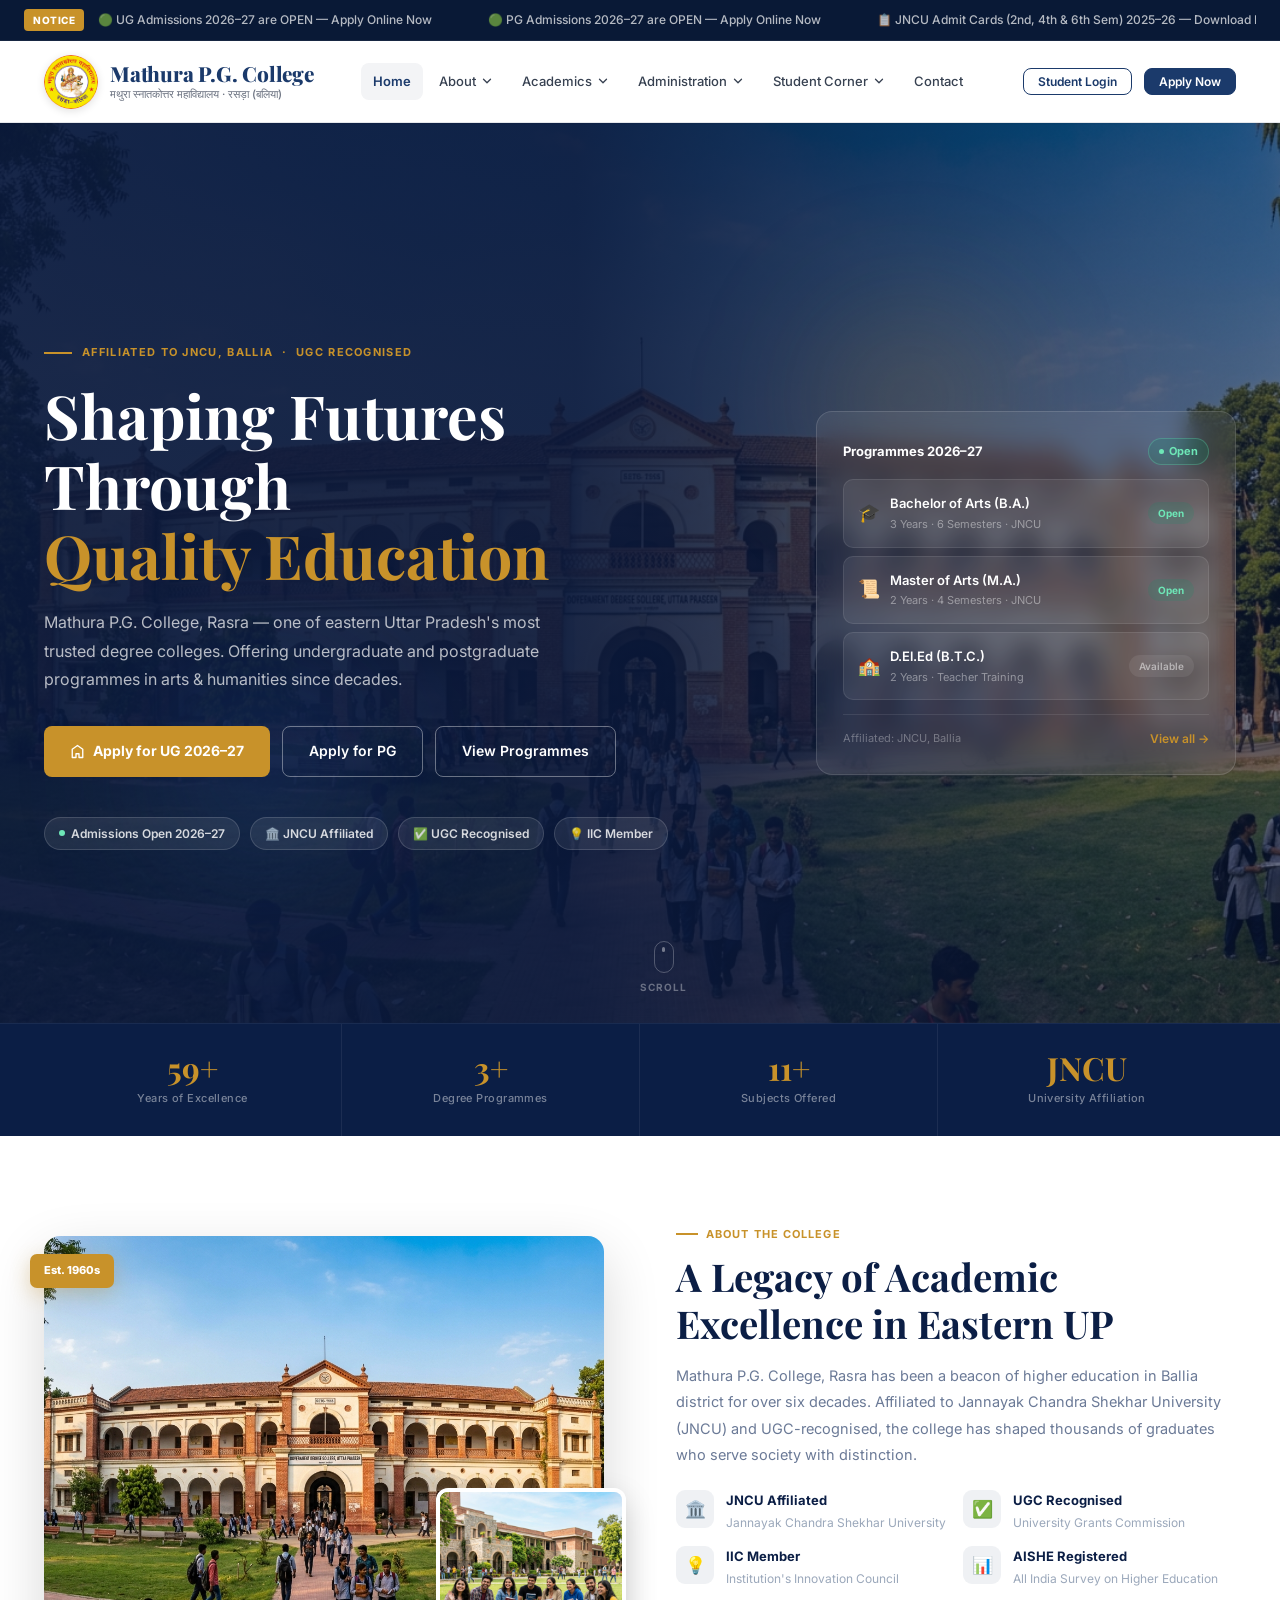
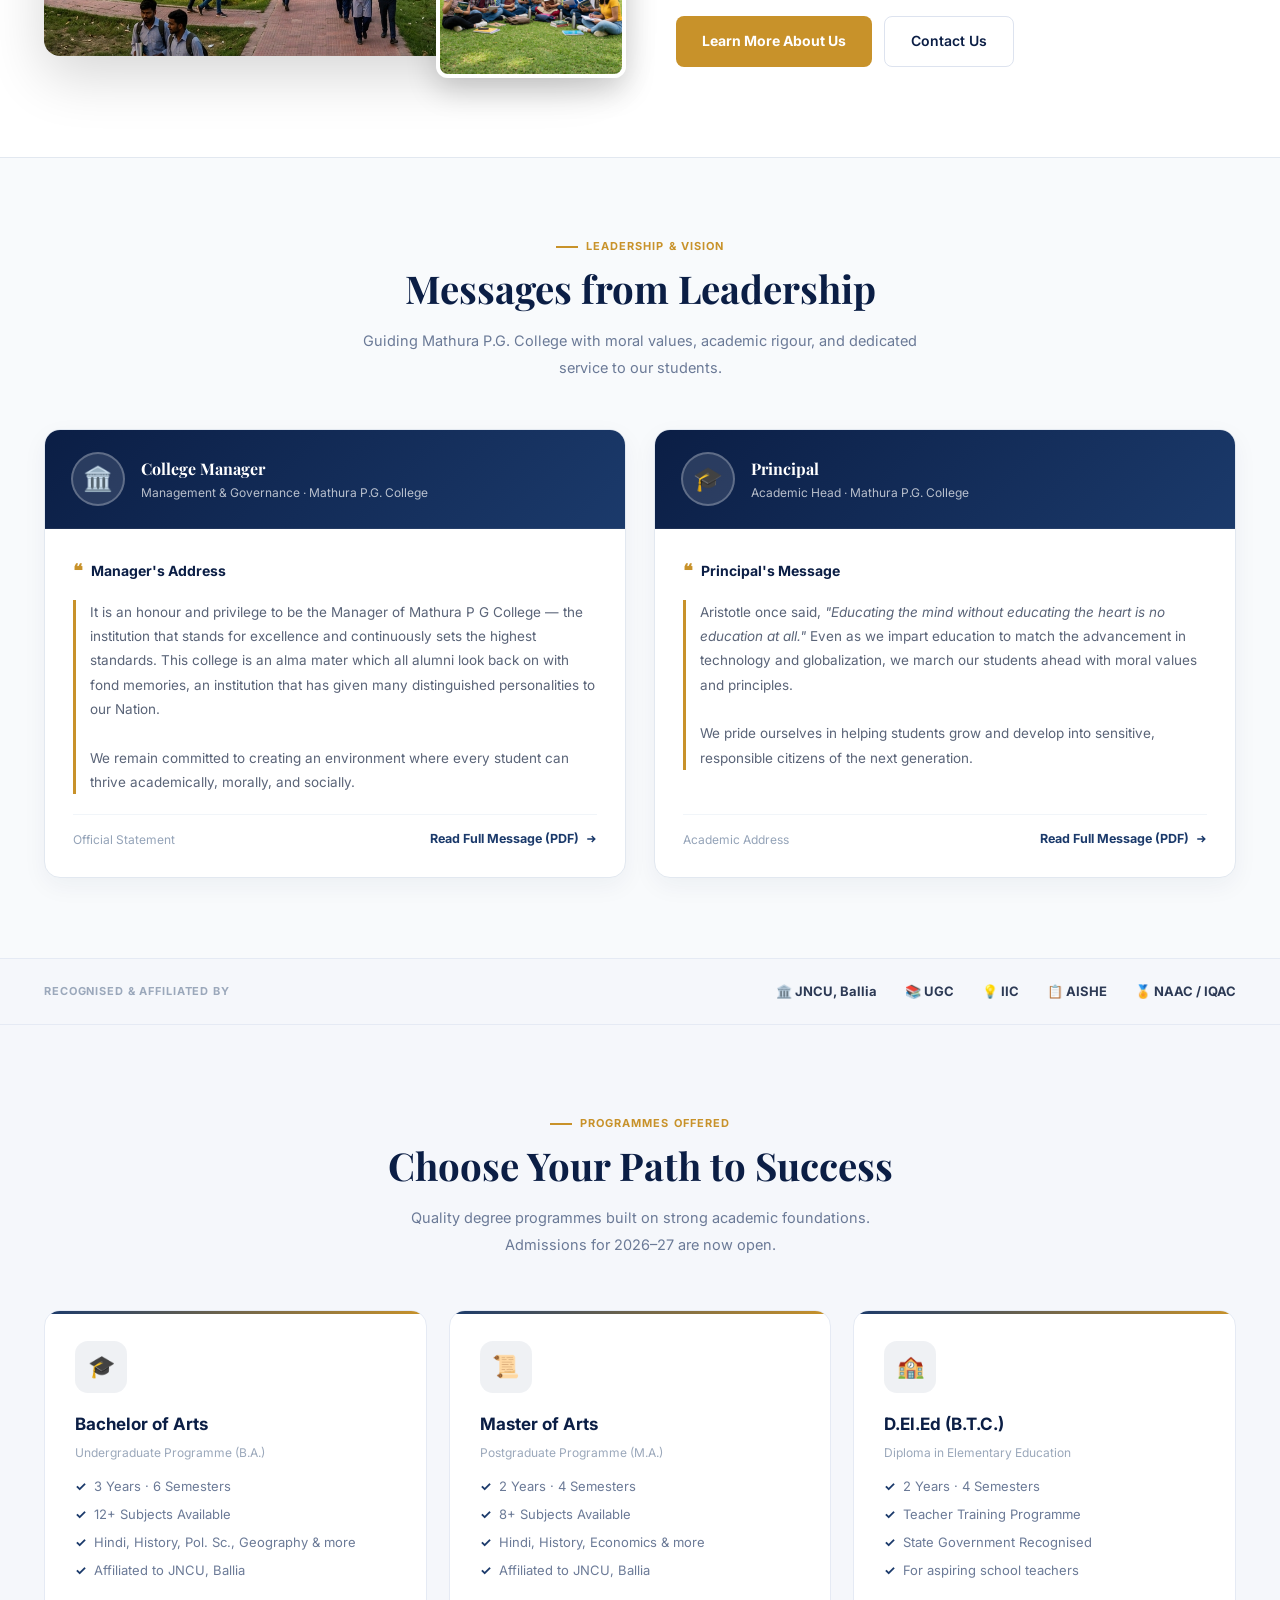
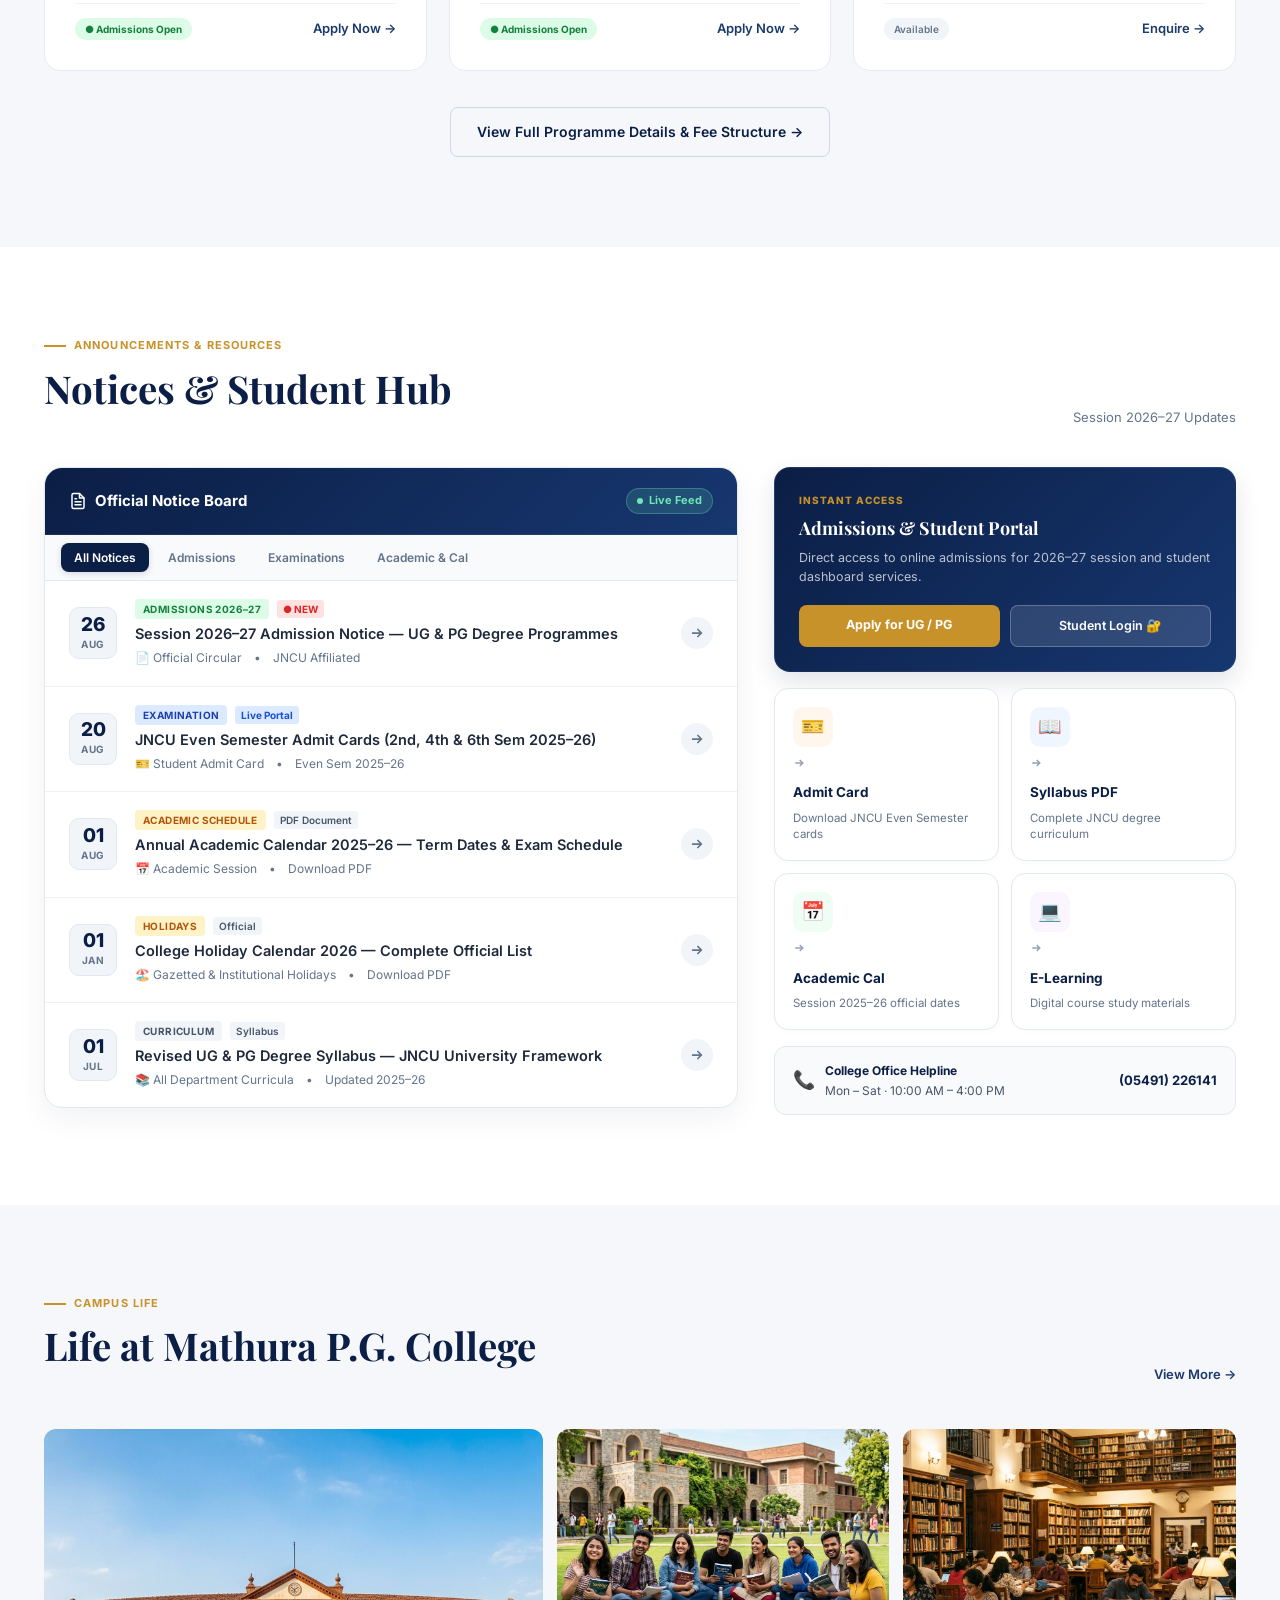
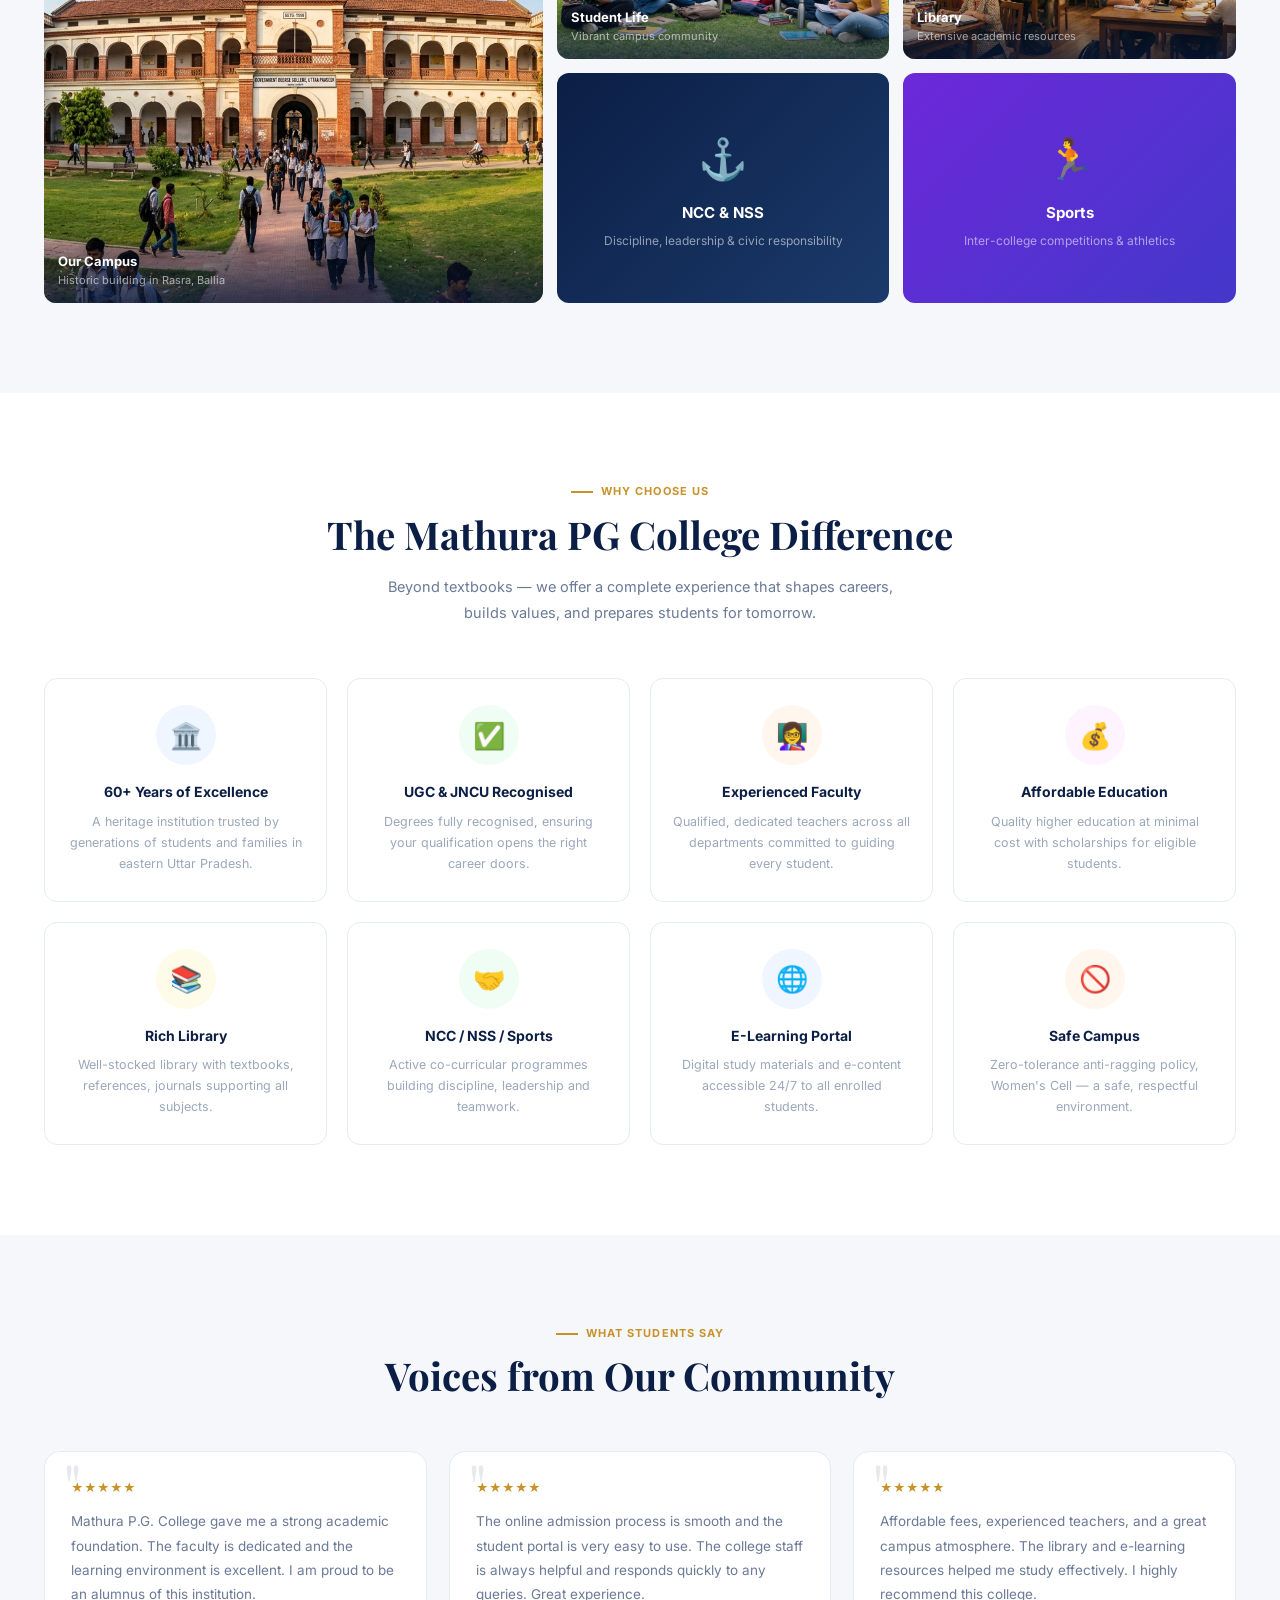
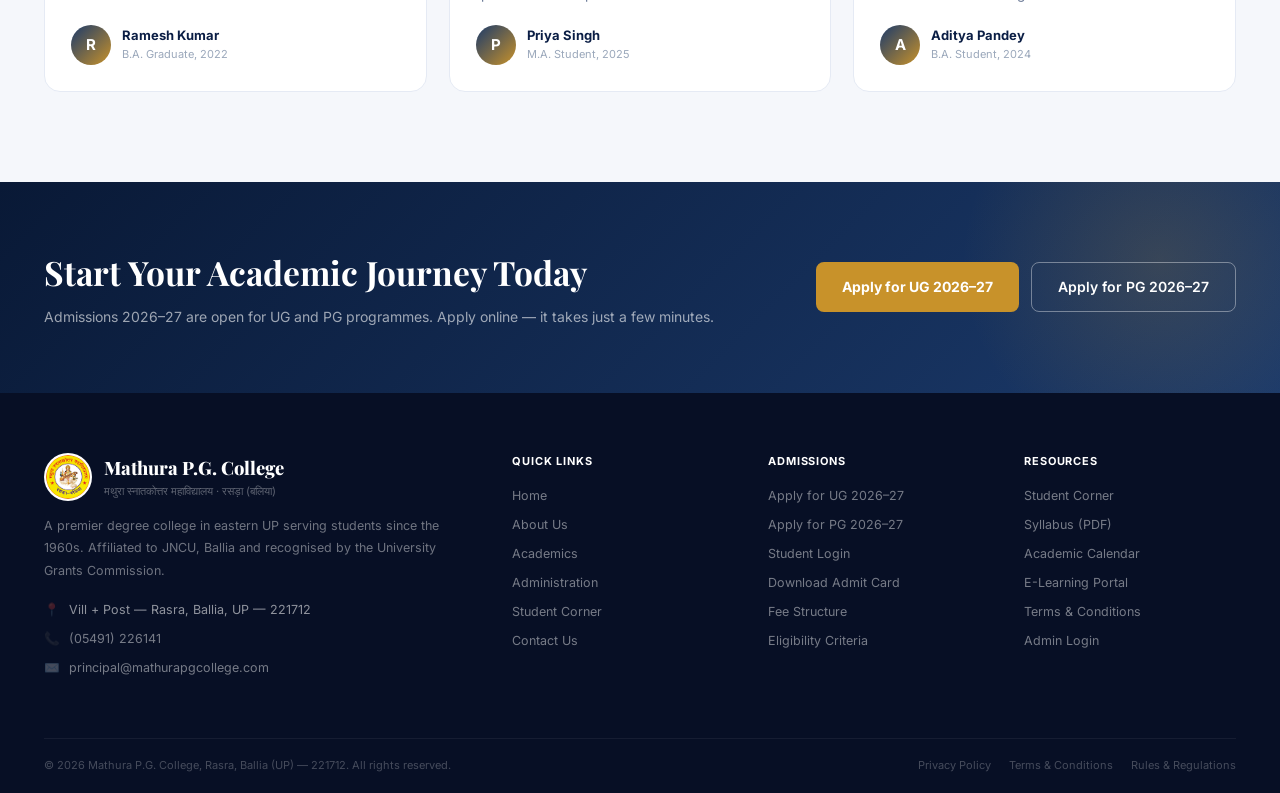
<file: index.html>
<!DOCTYPE html>
<html lang="en">
<head>
  <meta charset="UTF-8">
  <meta name="viewport" content="width=device-width, initial-scale=1.0">
  <title>Mathura P.G. College — Premier Degree College in Rasra, Ballia, UP</title>
  <meta name="description" content="Mathura P G College, Rasra, Ballia — Premier degree college affiliated to Jannayak Chandra Shekhar University (JNCU). Offering B.A., M.A. & D.El.Ed programmes. Admissions 2026–27 open.">
  <meta name="keywords" content="Mathura PG College, Mathura Post Graduate College Rasra, Degree College Ballia, JNCU affiliated college Ballia, BA admission Ballia, MA admission Ballia, BTC DElEd Rasra Ballia, higher education Uttar Pradesh">
  <meta name="robots" content="index, follow">
  <meta name="author" content="Mathura P.G. College, Rasra, Ballia">
  <link rel="canonical" href="https://mathurapgcollege.com/">
  <link rel="icon" type="image/png" href="assets/logo.png">

  <!-- Open Graph / Facebook -->
  <meta property="og:type" content="website">
  <meta property="og:url" content="https://mathurapgcollege.com/">
  <meta property="og:title" content="Mathura P.G. College — Premier Degree College in Rasra, Ballia, UP">
  <meta property="og:description" content="Offering quality UG & PG education in arts and humanities. Affiliated to JNCU, UGC recognised. Admissions 2026–27 open.">
  <meta property="og:image" content="https://mathurapgcollege.com/assets/college-bg.jpg">
  <meta property="og:locale" content="en_IN">

  <!-- Twitter -->
  <meta name="twitter:card" content="summary_large_image">
  <meta name="twitter:url" content="https://mathurapgcollege.com/">
  <meta name="twitter:title" content="Mathura P.G. College — Rasra, Ballia (UP)">
  <meta name="twitter:description" content="Affiliated to JNCU Ballia. B.A., M.A. & D.El.Ed Admissions 2026–27 Open.">
  <meta name="twitter:image" content="https://mathurapgcollege.com/assets/college-bg.jpg">

  <!-- Schema.org EducationalOrganization JSON-LD -->
  <script type="application/ld+json">
  {
    "@context": "https://schema.org",
    "@type": "CollegeOrUniversity",
    "name": "Mathura P.G. College",
    "alternateName": "मथुरा स्नातकोत्तर महाविद्यालय रसड़ा बलिया",
    "url": "https://mathurapgcollege.com/",
    "logo": "https://mathurapgcollege.com/assets/logo.png",
    "image": "https://mathurapgcollege.com/assets/college-bg.jpg",
    "description": "Premier degree college located in Rasra, Ballia (UP) offering UG (B.A.), PG (M.A.), and D.El.Ed teacher training programmes affiliated with Jannayak Chandra Shekhar University.",
    "address": {
      "@type": "PostalAddress",
      "streetAddress": "Vill + Post — Rasra",
      "addressLocality": "Rasra, Ballia",
      "addressRegion": "Uttar Pradesh",
      "postalCode": "221712",
      "addressCountry": "IN"
    },
    "telephone": "+91-5491-226141",
    "email": "principal@mathurapgcollege.com",
    "hasCredential": "UGC Recognised, JNCU Affiliated, AISHE Registered",
    "sameAs": [
      "https://app.mathurapgcollege.com/"
    ]
  }
  </script>

  <link rel="preconnect" href="https://fonts.googleapis.com">
  <link rel="preconnect" href="https://fonts.gstatic.com" crossorigin>
  <link href="https://fonts.googleapis.com/css2?family=Inter:wght@300;400;500;600;700;800&family=Playfair+Display:wght@600;700&display=swap" rel="stylesheet">
  <link rel="stylesheet" href="assets/css/styles.css">
  <style>
    html { scroll-behavior: smooth; }
    @keyframes scrollText { 0%{transform:translateX(0)} 100%{transform:translateX(-50%)} }
    @keyframes scrollBob { 0%,100%{transform:translateY(0)} 50%{transform:translateY(5px)} }
    @keyframes fadeInUp { from{opacity:0;transform:translateY(12px)} to{opacity:1;transform:translateY(0)} }

    /* HERO */
    .hp-hero {
      position: relative;
      min-height: 100vh;
      display: flex;
      align-items: center;
      background:
        linear-gradient(to right, rgba(10,25,60,0.93) 45%, rgba(10,25,60,0.58) 100%),
        url('assets/college-bg.jpg') center center / cover no-repeat;
      color: white;
      overflow: hidden;
    }
    .hp-hero-inner {
      display: grid;
      grid-template-columns: 1fr 420px;
      gap: 64px;
      align-items: center;
      width: 100%;
      padding-block: 120px 80px;
    }
    .hp-eyebrow {
      display: inline-flex; align-items: center; gap: 10px;
      font-size: 11px; font-weight: 700; letter-spacing: 0.12em;
      text-transform: uppercase; color: #C8922A; margin-bottom: 18px;
    }
    .hp-eyebrow::before { content:''; display:block; width:28px; height:2px; background:#C8922A; }
    .hp-h1 {
      font-family: 'Playfair Display', Georgia, serif;
      font-size: clamp(2.4rem, 5vw, 3.8rem);
      font-weight: 700; line-height: 1.15;
      margin-bottom: 18px; color: white;
    }
    .hp-h1 em { font-style: normal; color: #C8922A; }
    .hp-sub { font-size: 1rem; color: rgba(255,255,255,0.7); line-height: 1.8; max-width: 520px; margin-bottom: 32px; }
    .hp-btns { display: flex; flex-wrap: wrap; gap: 12px; margin-bottom: 40px; }
    .btn-gold { background:#C8922A; color:white; padding:13px 26px; border-radius:8px; font-weight:700; font-size:14px; text-decoration:none; display:inline-flex; align-items:center; gap:8px; transition:background 0.2s,transform 0.15s; }
    .btn-gold:hover { background:#b07a1e; transform:translateY(-1px); }
    .btn-ghost { background:transparent; color:white; padding:13px 26px; border-radius:8px; font-weight:600; font-size:14px; text-decoration:none; display:inline-flex; align-items:center; gap:8px; border:1.5px solid rgba(255,255,255,0.38); transition:all 0.2s; }
    .btn-ghost:hover { border-color:white; background:rgba(255,255,255,0.08); }
    .hp-badges { display:flex; flex-wrap:wrap; gap:10px; }
    .hp-badge { display:inline-flex; align-items:center; gap:6px; background:rgba(255,255,255,0.08); border:1px solid rgba(255,255,255,0.15); border-radius:999px; padding:6px 14px; font-size:12px; font-weight:600; color:rgba(255,255,255,0.82); }
    .hp-badge-dot { width:6px; height:6px; border-radius:50%; background:#6EE7B7; animation:pulseLive 1.5s ease-in-out infinite; }

    /* Hero panel */
    .hp-panel { background:rgba(255,255,255,0.07); border:1px solid rgba(255,255,255,0.13); border-radius:16px; padding:26px; backdrop-filter:blur(12px); }
    .hp-panel-hd { display:flex; align-items:center; justify-content:space-between; margin-bottom:14px; }
    .hp-panel-title { font-size:13px; font-weight:700; color:white; }
    .pill-live { display:inline-flex; align-items:center; gap:5px; background:rgba(5,150,105,0.18); border:1px solid rgba(110,231,183,0.28); color:#6EE7B7; font-size:11px; font-weight:700; padding:4px 10px; border-radius:999px; }
    .hp-prog { display:flex; align-items:center; justify-content:space-between; background:rgba(255,255,255,0.07); border:1px solid rgba(255,255,255,0.09); border-radius:10px; padding:13px 14px; margin-bottom:8px; }
    .hp-prog:last-of-type { margin-bottom:0; }
    .hp-prog-l { display:flex; align-items:center; gap:10px; }
    .hp-prog-ico { font-size:18px; }
    .hp-prog-name { font-size:13px; font-weight:600; color:white; }
    .hp-prog-dur { font-size:11px; color:rgba(255,255,255,0.42); margin-top:2px; }
    .pill-open { background:rgba(5,150,105,0.15); color:#6EE7B7; font-size:10px; font-weight:700; padding:3px 10px; border-radius:999px; }
    .pill-avail { background:rgba(255,255,255,0.08); color:rgba(255,255,255,0.5); font-size:10px; font-weight:600; padding:3px 10px; border-radius:999px; }
    .hp-panel-ft { display:flex; align-items:center; justify-content:space-between; padding-top:14px; margin-top:14px; border-top:1px solid rgba(255,255,255,0.09); }
    .hp-panel-ft-note { font-size:11px; color:rgba(255,255,255,0.32); }
    .hp-panel-ft a { font-size:12px; font-weight:600; color:#C8922A; text-decoration:none; }

    /* Scroll indicator */
    .hp-scroll { position:absolute; bottom:28px; left:50%; transform:translateX(-50%); display:flex; flex-direction:column; align-items:center; gap:6px; color:rgba(255,255,255,0.35); font-size:10px; font-weight:700; letter-spacing:0.1em; text-transform:uppercase; animation:fadeInUp 1s ease 0.4s both; }
    .scroll-mouse { width:20px; height:32px; border:1.5px solid rgba(255,255,255,0.25); border-radius:999px; display:flex; justify-content:center; padding-top:5px; }
    .scroll-mouse::after { content:''; width:3px; height:5px; background:rgba(255,255,255,0.4); border-radius:999px; animation:scrollBob 1.6s ease-in-out infinite; }

    /* Stats ribbon */
    .hp-stats { background:#0b1e45; border-top:1px solid rgba(255,255,255,0.06); }
    .hp-stats-inner { display:grid; grid-template-columns:repeat(4,1fr); }
    .hp-stat { padding:28px; text-align:center; border-right:1px solid rgba(255,255,255,0.07); }
    .hp-stat:last-child { border-right:none; }
    .hp-stat-val { font-family:'Playfair Display',serif; font-size:2rem; font-weight:700; color:#C8922A; line-height:1; margin-bottom:6px; }
    .hp-stat-lbl { font-size:11px; color:rgba(255,255,255,0.45); font-weight:500; letter-spacing:0.04em; }

    /* Section helpers */
    .sec-eyebrow { font-size:11px; font-weight:700; letter-spacing:0.1em; text-transform:uppercase; color:#C8922A; display:flex; align-items:center; gap:8px; margin-bottom:10px; }
    .sec-eyebrow::before { content:''; width:22px; height:2px; background:#C8922A; }
    .sec-h2 { font-family:'Playfair Display',serif; font-size:clamp(1.75rem,3vw,2.4rem); font-weight:700; color:#0b1e45; line-height:1.22; margin-bottom:16px; }
    .sec-body { font-size:14.5px; color:#6b7a97; line-height:1.82; }

    /* About grid */
    .about-g { display:grid; grid-template-columns:1fr 1fr; gap:72px; align-items:center; }
    .about-imgs { position:relative; }
    .about-main { width:100%; aspect-ratio:4/3; object-fit:cover; border-radius:16px; box-shadow:0 20px 56px rgba(0,0,0,0.16); }
    .about-float { position:absolute; bottom:-22px; right:-22px; width:190px; aspect-ratio:1; object-fit:cover; border-radius:12px; border:4px solid white; box-shadow:0 12px 30px rgba(0,0,0,0.18); }
    .about-chip { position:absolute; top:18px; left:-14px; background:#C8922A; color:white; font-size:11px; font-weight:800; padding:8px 14px; border-radius:7px; box-shadow:0 6px 20px rgba(200,146,42,0.32); }
    .about-hls { display:grid; grid-template-columns:1fr 1fr; gap:14px; margin:22px 0 28px; }
    .about-hl { display:flex; align-items:flex-start; gap:12px; }
    .about-hl-ico { width:38px; height:38px; background:rgba(27,58,107,0.07); border-radius:9px; display:flex; align-items:center; justify-content:center; font-size:17px; flex-shrink:0; }
    .about-hl-title { font-size:13px; font-weight:700; color:#0b1e45; }
    .about-hl-sub { font-size:12px; color:#9ba8bb; margin-top:2px; }

    /* Accred bar */
    .accred-bar { background:#f5f7fb; border-top:1px solid #e5eaf4; border-bottom:1px solid #e5eaf4; padding:22px 0; }
    .accred-inner { display:flex; align-items:center; justify-content:space-between; flex-wrap:wrap; gap:20px; }
    .accred-lbl { font-size:11px; font-weight:700; color:#9ba8bb; text-transform:uppercase; letter-spacing:0.08em; }
    .accred-logos { display:flex; align-items:center; gap:28px; flex-wrap:wrap; }
    .accred-item { display:flex; align-items:center; gap:7px; font-size:13px; font-weight:700; color:#2d3a55; }

    /* Programmes */
    .progs-g { display:grid; grid-template-columns:repeat(3,1fr); gap:22px; }
    .prog-card { background:white; border:1px solid #e5eaf4; border-radius:16px; padding:30px; transition:box-shadow 0.25s,transform 0.25s,border-color 0.25s; position:relative; overflow:hidden; }
    .prog-card:hover { box-shadow:0 18px 44px rgba(11,30,69,0.11); transform:translateY(-4px); border-color:transparent; }
    .prog-card::before { content:''; position:absolute; top:0;left:0;right:0; height:3px; background:linear-gradient(90deg,#1B3A6B,#C8922A); }
    .prog-ico { width:52px; height:52px; background:rgba(27,58,107,0.07); border-radius:13px; display:flex; align-items:center; justify-content:center; font-size:22px; margin-bottom:18px; }
    .prog-title { font-size:17px; font-weight:700; color:#0b1e45; margin-bottom:5px; }
    .prog-sub { font-size:12px; color:#9ba8bb; margin-bottom:14px; }
    .prog-details { display:flex; flex-direction:column; gap:7px; margin-bottom:22px; }
    .prog-det { display:flex; align-items:center; gap:8px; font-size:13px; color:#6b7a97; }
    .prog-det::before { content:'✓'; color:#1B3A6B; font-weight:700; }
    .prog-foot { display:flex; align-items:center; justify-content:space-between; padding-top:14px; border-top:1px solid #f0f4fa; }
    .pill-prog-open { background:#dcfce7; color:#15803d; font-size:10px; font-weight:700; padding:3px 10px; border-radius:999px; }
    .pill-prog-avail { background:#f1f5f9; color:#64748b; font-size:10px; font-weight:600; padding:3px 10px; border-radius:999px; }
    .prog-cta { font-size:13px; font-weight:600; color:#1B3A6B; text-decoration:none; }
    .prog-cta:hover { color:#C8922A; }

    /* ── High-Grade Notice Board ── */
    .notices-g { display:grid; grid-template-columns:1.2fr 0.8fr; gap:36px; align-items:start; }
    .notice-board { background:white; border:1px solid #e2e8f0; border-radius:18px; box-shadow:0 10px 30px rgba(11,30,69,0.06); overflow:hidden; }
    
    .nb-head { 
      background: linear-gradient(135deg, #0b1e45 0%, #173770 100%); 
      padding: 20px 24px; 
      display:flex; align-items:center; justify-content:space-between; 
      border-bottom: 1px solid rgba(255,255,255,0.08);
    }
    .nb-head-t { font-size:15px; font-weight:700; color:white; display:flex; align-items:center; gap:8px; }
    .nb-head-live { display:inline-flex; align-items:center; gap:6px; background:rgba(110,231,183,0.15); border:1px solid rgba(110,231,183,0.3); color:#6EE7B7; font-size:11px; font-weight:700; padding:3px 10px; border-radius:999px; }
    .nb-head-live-dot { width:6px; height:6px; background:#6EE7B7; border-radius:50%; animation:pulseLive 1.5s infinite; }
    
    /* Interactive Filter Tabs */
    .nb-tabs {
      display: flex;
      background: #f8fafc;
      border-bottom: 1px solid #e2e8f0;
      padding: 8px 16px;
      gap: 6px;
      overflow-x: auto;
    }
    .nb-tab-btn {
      background: transparent;
      border: none;
      padding: 7px 13px;
      border-radius: 8px;
      font-size: 12px;
      font-weight: 600;
      color: #64748b;
      cursor: pointer;
      white-space: nowrap;
      transition: all 0.15s ease;
    }
    .nb-tab-btn:hover { color: #0b1e45; background: #e2e8f0; }
    .nb-tab-btn.active { background: #0b1e45; color: white; box-shadow: 0 2px 6px rgba(11,30,69,0.15); }
    
    /* Notice Rows */
    .nb-row {
      display: flex;
      align-items: center;
      gap: 18px;
      padding: 18px 24px;
      border-bottom: 1px solid #edf2f7;
      transition: all 0.2s ease;
      text-decoration: none;
      color: inherit;
      position: relative;
    }
    .nb-row:last-child { border-bottom: none; }
    .nb-row:hover { background: #f8fafc; transform: translateX(3px); }
    
    /* Date Box */
    .nb-cal {
      width: 48px;
      height: 52px;
      background: #f1f5f9;
      border: 1px solid #e2e8f0;
      border-radius: 10px;
      display: flex;
      flex-direction: column;
      align-items: center;
      justify-content: center;
      flex-shrink: 0;
      transition: all 0.2s;
    }
    .nb-row:hover .nb-cal {
      background: #0b1e45;
      border-color: #0b1e45;
    }
    .nb-day { font-size: 19px; font-weight: 800; color: #0b1e45; line-height: 1; transition: color 0.2s; }
    .nb-mon { font-size: 10px; font-weight: 700; color: #64748b; text-transform: uppercase; letter-spacing: 0.05em; margin-top: 2px; transition: color 0.2s; }
    .nb-row:hover .nb-day { color: white; }
    .nb-row:hover .nb-mon { color: #C8922A; }
    
    /* Notice content */
    .nb-text { flex: 1; }
    .nb-badge-row { display: flex; align-items: center; gap: 8px; margin-bottom: 5px; flex-wrap: wrap; }
    .nb-tag {
      font-size: 10px;
      font-weight: 700;
      text-transform: uppercase;
      letter-spacing: 0.04em;
      padding: 2px 8px;
      border-radius: 4px;
    }
    .nb-tag-adm { background: #dcfce7; color: #15803d; }
    .nb-tag-exam { background: #dbeafe; color: #1e40af; }
    .nb-tag-acad { background: #fef3c7; color: #b45309; }
    .nb-tag-gen { background: #f1f5f9; color: #475569; }
    
    .nb-ttl { font-size: 14.5px; font-weight: 600; color: #1e293b; line-height: 1.4; transition: color 0.15s; }
    .nb-row:hover .nb-ttl { color: #1B3A6B; }
    .nb-meta { font-size: 12px; color: #64748b; display: flex; align-items: center; gap: 12px; margin-top: 4px; }
    
    .nb-arr-btn {
      width: 32px; height: 32px;
      border-radius: 50%;
      background: #f1f5f9;
      display: flex; align-items: center; justify-content: center;
      color: #64748b;
      flex-shrink: 0;
      transition: all 0.2s;
    }
    .nb-row:hover .nb-arr-btn {
      background: #C8922A;
      color: white;
      transform: translateX(2px);
    }

    /* ── Quick Access Hub (Right Column) ── */
    .hub-container { display: flex; flex-direction: column; gap: 16px; }
    
    .hub-featured {
      background: linear-gradient(135deg, #0b1e45 0%, #173770 100%);
      border-radius: 16px;
      padding: 24px;
      color: white;
      position: relative;
      overflow: hidden;
      box-shadow: 0 10px 25px rgba(11,30,69,0.12);
      border: 1px solid rgba(255,255,255,0.08);
    }
    .hub-feat-tag { font-size: 10px; font-weight: 800; letter-spacing: 0.1em; text-transform: uppercase; color: #C8922A; margin-bottom: 6px; }
    .hub-feat-title { font-size: 18px; font-weight: 700; font-family: 'Playfair Display', serif; margin-bottom: 6px; }
    .hub-feat-sub { font-size: 12.5px; color: rgba(255,255,255,0.72); line-height: 1.5; margin-bottom: 18px; }
    .hub-feat-acts { display: grid; grid-template-columns: 1fr 1fr; gap: 10px; }
    .btn-feat-primary {
      background: #C8922A;
      color: white;
      text-align: center;
      padding: 10px 14px;
      border-radius: 8px;
      font-size: 12.5px;
      font-weight: 700;
      text-decoration: none;
      transition: background 0.15s;
    }
    .btn-feat-primary:hover { background: #b07a1e; }
    .btn-feat-secondary {
      background: rgba(255,255,255,0.12);
      border: 1px solid rgba(255,255,255,0.25);
      color: white;
      text-align: center;
      padding: 10px 14px;
      border-radius: 8px;
      font-size: 12.5px;
      font-weight: 600;
      text-decoration: none;
      transition: background 0.15s;
    }
    .btn-feat-secondary:hover { background: rgba(255,255,255,0.2); }

    /* Service Cards Grid */
    .hub-grid { display: grid; grid-template-columns: 1fr 1fr; gap: 12px; }
    .hub-card {
      background: white;
      border: 1px solid #e2e8f0;
      border-radius: 14px;
      padding: 18px;
      text-decoration: none;
      display: flex;
      flex-direction: column;
      gap: 6px;
      transition: all 0.2s ease;
      box-shadow: 0 2px 6px rgba(0,0,0,0.02);
    }
    .hub-card:hover {
      border-color: #1B3A6B;
      box-shadow: 0 8px 22px rgba(27,58,107,0.1);
      transform: translateY(-2px);
    }
    .hub-card-ico {
      width: 40px; height: 40px;
      border-radius: 10px;
      display: flex; align-items: center; justify-content: center;
      font-size: 19px;
      margin-bottom: 4px;
    }
    .hub-card-title { font-size: 13.5px; font-weight: 700; color: #0b1e45; }
    .hub-card-sub { font-size: 11.5px; color: #64748b; line-height: 1.4; }
    
    /* Support Banner */
    .hub-support {
      background: #f8fafc;
      border: 1px solid #e2e8f0;
      border-radius: 12px;
      padding: 14px 18px;
      display: flex;
      align-items: center;
      justify-content: space-between;
      gap: 12px;
    }
    .hub-support-text { font-size: 12px; color: #475569; }
    .hub-support-phone { font-size: 13px; font-weight: 700; color: #0b1e45; text-decoration: none; }

    /* Campus gallery */
    .campus-g { display:grid; grid-template-columns:1.5fr 1fr 1fr; grid-template-rows:230px 230px; gap:14px; }
    .campus-c { border-radius:12px; overflow:hidden; position:relative; }
    .campus-c:first-child { grid-row:1/3; }
    .campus-c img { width:100%; height:100%; object-fit:cover; transition:transform 0.4s ease; display:block; }
    .campus-c:hover img { transform:scale(1.04); }
    .campus-ov { position:absolute; bottom:0;left:0;right:0; background:linear-gradient(to top,rgba(10,25,60,0.72) 0%,transparent 100%); padding:18px 14px 14px; color:white; }
    .campus-lbl { font-size:13px; font-weight:700; }
    .campus-sub { font-size:11px; color:rgba(255,255,255,0.6); }

    /* Why */
    .why-g { display:grid; grid-template-columns:repeat(4,1fr); gap:20px; }
    .why-card { background:white; border-radius:13px; padding:26px 22px; text-align:center; border:1px solid #e5eaf4; transition:box-shadow 0.2s,transform 0.2s; }
    .why-card:hover { box-shadow:0 12px 30px rgba(11,30,69,0.09); transform:translateY(-3px); }
    .why-ico { width:60px; height:60px; border-radius:50%; display:flex; align-items:center; justify-content:center; font-size:26px; margin:0 auto 16px; }
    .why-title { font-size:14px; font-weight:700; color:#0b1e45; margin-bottom:7px; }
    .why-body { font-size:12.5px; color:#9ba8bb; line-height:1.7; }

    /* Testimonials */
    .testi-g { display:grid; grid-template-columns:repeat(3,1fr); gap:22px; }
    .testi-card { background:white; border:1px solid #e5eaf4; border-radius:16px; padding:26px; position:relative; }
    .testi-qm { font-family:'Playfair Display',serif; font-size:64px; line-height:0.5; color:#1B3A6B; opacity:0.1; position:absolute; top:18px; left:18px; }
    .testi-stars { color:#C8922A; font-size:12px; margin-bottom:12px; }
    .testi-txt { font-size:13.5px; color:#6b7a97; line-height:1.8; margin-bottom:18px; position:relative; z-index:1; }
    .testi-auth { display:flex; align-items:center; gap:11px; }
    .testi-av { width:40px; height:40px; border-radius:50%; background:linear-gradient(135deg,#1B3A6B,#C8922A); display:flex; align-items:center; justify-content:center; font-size:15px; font-weight:700; color:white; flex-shrink:0; }
    .testi-name { font-size:13px; font-weight:700; color:#0b1e45; }
    .testi-role { font-size:11px; color:#9ba8bb; }

    /* CTA banner */
    .cta-banner { background:linear-gradient(135deg,#091936 0%,#1B3A6B 100%); position:relative; overflow:hidden; }
    .cta-banner::before { content:''; position:absolute; width:400px; height:400px; background:radial-gradient(circle,rgba(200,146,42,0.18) 0%,transparent 70%); top:-120px; right:-80px; pointer-events:none; }
    .cta-inner { display:flex; align-items:center; justify-content:space-between; flex-wrap:wrap; gap:28px; padding-block:64px; position:relative; z-index:1; }
    .cta-title { font-family:'Playfair Display',serif; font-size:2.1rem; font-weight:700; color:white; margin-bottom:7px; }
    .cta-sub { font-size:14px; color:rgba(255,255,255,0.6); }
    .cta-acts { display:flex; gap:12px; flex-wrap:wrap; }

    /* Footer */
    .site-footer { background:#070f25; color:rgba(255,255,255,0.55); font-size:14px; }
    .ft-top { display:grid; grid-template-columns:2fr 1fr 1fr 1fr; gap:44px; padding-block:60px; border-bottom:1px solid rgba(255,255,255,0.06); }
    .ft-logo-area { display:flex; align-items:center; gap:12px; margin-bottom:14px; }
    .ft-logo-mark { width:42px; height:42px; background:rgba(255,255,255,0.09); border-radius:9px; display:flex; align-items:center; justify-content:center; font-size:19px; font-weight:800; color:white; font-family:'Playfair Display',serif; }
    .ft-brand { font-size:15px; font-weight:700; color:white; }
    .ft-brand-sub { font-size:11px; color:rgba(255,255,255,0.35); }
    .ft-desc { font-size:12.5px; line-height:1.8; color:rgba(255,255,255,0.42); margin-bottom:18px; }
    .ft-contacts { display:flex; flex-direction:column; gap:9px; }
    .ft-contact-row { display:flex; align-items:flex-start; gap:9px; font-size:12.5px; }
    .ft-col-title { font-size:11px; font-weight:700; color:white; letter-spacing:0.08em; text-transform:uppercase; margin-bottom:16px; }
    .ft-nav { display:flex; flex-direction:column; gap:9px; }
    .ft-nav a { color:rgba(255,255,255,0.45); text-decoration:none; font-size:12.5px; transition:color 0.15s; }
    .ft-nav a:hover { color:#C8922A; }
    .ft-bottom { display:flex; align-items:center; justify-content:space-between; flex-wrap:wrap; gap:12px; padding-block:18px; font-size:11px; color:rgba(255,255,255,0.25); }
    .ft-bottom-links { display:flex; gap:18px; }
    .ft-bottom-links a { color:rgba(255,255,255,0.25); text-decoration:none; }
    .ft-bottom-links a:hover { color:#C8922A; }

    /* Responsive */
    @media (max-width:1024px) {
      .hp-hero-inner { grid-template-columns:1fr; }
      .hp-panel { display:none; }
      .about-g { grid-template-columns:1fr; }
      .about-imgs { display:none; }
      .progs-g { grid-template-columns:1fr 1fr; }
      .why-g { grid-template-columns:1fr 1fr; }
      .testi-g { grid-template-columns:1fr 1fr; }
      .ft-top { grid-template-columns:1fr 1fr; }
      .hp-stats-inner { grid-template-columns:1fr 1fr; }
      .campus-g { grid-template-columns:1fr 1fr; grid-template-rows:auto; }
      .campus-c:first-child { grid-row:auto; }
      .campus-c { min-height:200px; }
    }
    @media (max-width:768px) {
      .hp-h1 { font-size:2rem; }
      .leadership-grid { grid-template-columns:1fr !important; }
      .progs-g { grid-template-columns:1fr; }
      .notices-g { grid-template-columns:1fr; }
      .why-g { grid-template-columns:1fr 1fr; }
      .testi-g { grid-template-columns:1fr; }
      .campus-g { grid-template-columns:1fr; }
      .hp-stats-inner { grid-template-columns:1fr 1fr; }
      .ft-top { grid-template-columns:1fr; gap:28px; }
      .cta-inner { flex-direction:column; text-align:center; }
    }
    @media (max-width:480px) {
      .hp-h1 { font-size:1.75rem; line-height:1.25; }
      .hp-btns { flex-direction:column; width:100%; gap:10px; }
      .hp-btns a { width:100%; text-align:center; justify-content:center; }
      .hp-stats-inner { grid-template-columns:1fr; gap:12px; }
      .why-g { grid-template-columns:1fr; }
      .hub-grid { grid-template-columns:1fr; }
      .hub-feat-acts { grid-template-columns:1fr; }
      .accred-logos { gap:12px; }
    }
  </style>
</head>
<body>

<!-- SCROLL PROGRESS INDICATOR -->
<div class="scroll-progress-bar" id="scrollProgressBar" aria-hidden="true"></div>

<!-- ANNOUNCEMENT TICKER -->
<div style="background:#091936; border-bottom:1px solid rgba(255,255,255,0.06); padding:9px 0; overflow:hidden;">
  <div style="max-width:1280px; margin:0 auto; padding:0 24px; display:flex; align-items:center; gap:14px;">
    <span style="background:#C8922A; color:white; font-size:10px; font-weight:800; padding:3px 9px; border-radius:4px; white-space:nowrap; letter-spacing:0.05em; flex-shrink:0; text-transform:uppercase;">Notice</span>
    <div style="overflow:hidden; flex:1;">
      <div style="display:flex; gap:56px; white-space:nowrap; animation:scrollText 35s linear infinite;">
        <a href="https://app.mathurapgcollege.com/?course=UG" target="_blank" rel="noopener" style="color:rgba(255,255,255,0.7); font-size:12px; font-weight:500; text-decoration:none; flex-shrink:0;">🟢 UG Admissions 2026–27 are OPEN — Apply Online Now</a>
        <a href="https://app.mathurapgcollege.com/?course=PG" target="_blank" rel="noopener" style="color:rgba(255,255,255,0.7); font-size:12px; font-weight:500; text-decoration:none; flex-shrink:0;">🟢 PG Admissions 2026–27 are OPEN — Apply Online Now</a>
        <a href="admit26.html" target="_blank" rel="noopener" style="color:rgba(255,255,255,0.7); font-size:12px; font-weight:500; text-decoration:none; flex-shrink:0;">📋 JNCU Admit Cards (2nd, 4th &amp; 6th Sem) 2025–26 — Download Now</a>
        <span style="color:rgba(255,255,255,0.45); font-size:12px; flex-shrink:0;">⚠️ UG Sem-I students: upload your Intermediate result immediately</span>
        <a href="https://app.mathurapgcollege.com/?course=UG" target="_blank" rel="noopener" style="color:rgba(255,255,255,0.7); font-size:12px; font-weight:500; text-decoration:none; flex-shrink:0;">🟢 UG Admissions 2026–27 are OPEN — Apply Online Now</a>
        <a href="https://app.mathurapgcollege.com/?course=PG" target="_blank" rel="noopener" style="color:rgba(255,255,255,0.7); font-size:12px; font-weight:500; text-decoration:none; flex-shrink:0;">🟢 PG Admissions 2026–27 are OPEN — Apply Online Now</a>
        <a href="admit26.html" target="_blank" rel="noopener" style="color:rgba(255,255,255,0.7); font-size:12px; font-weight:500; text-decoration:none; flex-shrink:0;">📋 JNCU Admit Cards (2nd, 4th &amp; 6th Sem) 2025–26 — Download Now</a>
      </div>
    </div>
  </div>
</div>

<!-- NAVIGATION -->
<header class="navbar" id="navbar">
  <div class="container">
    <a class="nav-brand" href="index.html" aria-label="Mathura PG College Home">
      <img src="assets/logo.png" alt="Mathura P.G. College Logo" class="nav-logo-img">
      <div class="nav-brand-text">
        <span class="nav-brand-name">Mathura P.G. College</span>
        <span class="nav-brand-sub">मथुरा स्नातकोत्तर महाविद्यालय · रसड़ा (बलिया)</span>
      </div>
    </a>
    <nav class="nav-links" role="navigation" aria-label="Primary">
      <div class="nav-item"><a class="nav-link active" href="index.html">Home</a></div>
      <div class="nav-item">
        <button class="nav-link" aria-haspopup="true" aria-expanded="false" aria-controls="dd-about">About <svg class="nav-chevron" viewBox="0 0 16 16" fill="none" aria-hidden="true"><path d="M4 6l4 4 4-4" stroke="currentColor" stroke-width="1.5" stroke-linecap="round" stroke-linejoin="round"/></svg></button>
        <div class="nav-dropdown" id="dd-about" role="menu">
          <a class="nav-dropdown-item" href="about.html" role="menuitem">History &amp; Background</a>
          <a class="nav-dropdown-item" href="about.html#vision" role="menuitem">Vision, Mission &amp; Values</a>
          <a class="nav-dropdown-item" href="about.html#affiliation" role="menuitem">Affiliation &amp; Recognition</a>
        </div>
      </div>
      <div class="nav-item">
        <button class="nav-link" aria-haspopup="true" aria-expanded="false" aria-controls="dd-academics">Academics <svg class="nav-chevron" viewBox="0 0 16 16" fill="none" aria-hidden="true"><path d="M4 6l4 4 4-4" stroke="currentColor" stroke-width="1.5" stroke-linecap="round" stroke-linejoin="round"/></svg></button>
        <div class="nav-dropdown" id="dd-academics" role="menu">
          <a class="nav-dropdown-item" href="academics.html" role="menuitem">Programmes Offered</a>
          <a class="nav-dropdown-item" href="academics.html#admission" role="menuitem">Admission Criteria</a>
          <a class="nav-dropdown-item" href="academics.html#fees" role="menuitem">Fee Structure</a>
          <a class="nav-dropdown-item" href="academics.html#rules" role="menuitem">Rules &amp; Anti-Ragging</a>
        </div>
      </div>
      <div class="nav-item">
        <button class="nav-link" aria-haspopup="true" aria-expanded="false" aria-controls="dd-admin">Administration <svg class="nav-chevron" viewBox="0 0 16 16" fill="none" aria-hidden="true"><path d="M4 6l4 4 4-4" stroke="currentColor" stroke-width="1.5" stroke-linecap="round" stroke-linejoin="round"/></svg></button>
        <div class="nav-dropdown" id="dd-admin" role="menu">
          <a class="nav-dropdown-item" href="administration.html#principal" role="menuitem">Principal &amp; Manager</a>
          <a class="nav-dropdown-item" href="administration.html#faculty" role="menuitem">Faculty</a>
          <a class="nav-dropdown-item" href="administration.html#committees" role="menuitem">Committees</a>
        </div>
      </div>
      <div class="nav-item">
        <button class="nav-link" aria-haspopup="true" aria-expanded="false" aria-controls="dd-students">Student Corner <svg class="nav-chevron" viewBox="0 0 16 16" fill="none" aria-hidden="true"><path d="M4 6l4 4 4-4" stroke="currentColor" stroke-width="1.5" stroke-linecap="round" stroke-linejoin="round"/></svg></button>
        <div class="nav-dropdown" id="dd-students" role="menu">
          <a class="nav-dropdown-item" href="student-corner.html#calendars" role="menuitem">Academic Calendar</a>
          <a class="nav-dropdown-item" href="student-corner.html#syllabus" role="menuitem">Syllabus &amp; Exam</a>
          <a class="nav-dropdown-item" href="student-corner.html#elearning" role="menuitem">E-Learning</a>
          <a class="nav-dropdown-item" href="student-corner.html#scholarships" role="menuitem">Scholarships</a>
          <a class="nav-dropdown-item" href="student-corner.html#library" role="menuitem">Library</a>
        </div>
      </div>
      <div class="nav-item"><a class="nav-link" href="contact.html">Contact</a></div>
    </nav>
    <div class="nav-actions">
      <a href="https://app.mathurapgcollege.com/?action=login" target="_blank" rel="noopener" class="btn btn-outline btn-sm">Student Login</a>
      <a href="https://app.mathurapgcollege.com/?course=UG" target="_blank" rel="noopener" class="btn btn-primary btn-sm">Apply Now</a>
      <button class="nav-toggle" id="navToggle" aria-label="Toggle mobile menu" aria-expanded="false" aria-controls="navMobile"><span></span><span></span><span></span></button>
    </div>
  </div>
  <div class="nav-mobile" id="navMobile">
    <div class="nav-mobile-section">
      <div class="nav-mobile-label">Navigation</div>
      <a class="nav-mobile-link" href="index.html">Home</a>
      <a class="nav-mobile-link" href="about.html">About Us</a>
      <a class="nav-mobile-link" href="academics.html">Academics</a>
      <a class="nav-mobile-link" href="administration.html">Administration</a>
      <a class="nav-mobile-link" href="student-corner.html">Student Corner</a>
      <a class="nav-mobile-link" href="contact.html">Contact</a>
    </div>
    <div class="nav-mobile-section">
      <div class="nav-mobile-label">Quick Access</div>
      <a class="nav-mobile-link" href="https://app.mathurapgcollege.com/?course=UG" target="_blank" rel="noopener">Apply for UG</a>
      <a class="nav-mobile-link" href="https://app.mathurapgcollege.com/?course=PG" target="_blank" rel="noopener">Apply for PG</a>
      <a class="nav-mobile-link" href="https://app.mathurapgcollege.com/?action=login" target="_blank" rel="noopener">Student Login</a>
      <a class="nav-mobile-link" href="admit26.html" target="_blank" rel="noopener">Download Admit Card</a>
    </div>
    <div style="padding-top:16px; display:flex; gap:10px;">
      <a href="https://app.mathurapgcollege.com/?action=login" target="_blank" rel="noopener" class="btn btn-outline w-full" style="justify-content:center;">Student Login</a>
      <a href="https://app.mathurapgcollege.com/?course=UG" target="_blank" rel="noopener" class="btn btn-primary w-full" style="justify-content:center;">Apply Now</a>
    </div>
  </div>
</header>


<!-- 1. HERO -->
<section class="hp-hero" aria-label="Welcome to Mathura PG College" style="position:relative; overflow:hidden;">
  <div class="ambient-orb ambient-orb-gold" style="top:15%; right:18%;"></div>
  <div class="ambient-orb ambient-orb-blue" style="bottom:10%; left:8%;"></div>
  <div class="container" style="width:100%; position:relative; z-index:2;">
    <div class="hp-hero-inner">
      <div>
        <div class="hp-eyebrow">Affiliated to JNCU, Ballia &nbsp;·&nbsp; UGC Recognised</div>
        <h1 class="hp-h1">Shaping Futures Through<br><em>Quality Education</em></h1>
        <p class="hp-sub">Mathura P.G. College, Rasra — one of eastern Uttar Pradesh's most trusted degree colleges. Offering undergraduate and postgraduate programmes in arts &amp; humanities since decades.</p>
        <div class="hp-btns">
          <a href="https://app.mathurapgcollege.com/?course=UG" target="_blank" rel="noopener" class="btn-gold">
            <svg width="15" height="15" viewBox="0 0 20 20" fill="none" aria-hidden="true"><path d="M10 2L3 7v11h5v-5h4v5h5V7l-7-5z" stroke="currentColor" stroke-width="1.8" stroke-linejoin="round"/></svg>
            Apply for UG 2026–27
          </a>
          <a href="https://app.mathurapgcollege.com/?course=PG" target="_blank" rel="noopener" class="btn-ghost">Apply for PG</a>
          <a href="academics.html" class="btn-ghost">View Programmes</a>
        </div>
        <div class="hp-badges">
          <span class="hp-badge"><span class="hp-badge-dot"></span>Admissions Open 2026–27</span>
          <span class="hp-badge">🏛️ JNCU Affiliated</span>
          <span class="hp-badge">✅ UGC Recognised</span>
          <span class="hp-badge">💡 IIC Member</span>
        </div>
      </div>
      <div class="hp-panel">
        <div class="hp-panel-hd">
          <div class="hp-panel-title">Programmes 2026–27</div>
          <span class="pill-live"><span style="width:5px;height:5px;border-radius:50%;background:#6EE7B7;display:inline-block;animation:pulseLive 1.5s ease-in-out infinite;"></span> Open</span>
        </div>
        <div class="hp-prog">
          <div class="hp-prog-l"><span class="hp-prog-ico">🎓</span><div><div class="hp-prog-name">Bachelor of Arts (B.A.)</div><div class="hp-prog-dur">3 Years · 6 Semesters · JNCU</div></div></div>
          <span class="pill-open">Open</span>
        </div>
        <div class="hp-prog">
          <div class="hp-prog-l"><span class="hp-prog-ico">📜</span><div><div class="hp-prog-name">Master of Arts (M.A.)</div><div class="hp-prog-dur">2 Years · 4 Semesters · JNCU</div></div></div>
          <span class="pill-open">Open</span>
        </div>
        <div class="hp-prog">
          <div class="hp-prog-l"><span class="hp-prog-ico">🏫</span><div><div class="hp-prog-name">D.El.Ed (B.T.C.)</div><div class="hp-prog-dur">2 Years · Teacher Training</div></div></div>
          <span class="pill-avail">Available</span>
        </div>
        <div class="hp-panel-ft">
          <span class="hp-panel-ft-note">Affiliated: JNCU, Ballia</span>
          <a href="academics.html">View all →</a>
        </div>
      </div>
    </div>
  </div>
  <div class="hp-scroll" aria-hidden="true"><div class="scroll-mouse"></div><span>Scroll</span></div>
</section>


<!-- 2. STATS RIBBON -->
<div class="hp-stats">
  <div class="container">
    <div class="hp-stats-inner">
      <div class="hp-stat"><div class="hp-stat-val">60+</div><div class="hp-stat-lbl">Years of Excellence</div></div>
      <div class="hp-stat"><div class="hp-stat-val">3+</div><div class="hp-stat-lbl">Degree Programmes</div></div>
      <div class="hp-stat"><div class="hp-stat-val">12+</div><div class="hp-stat-lbl">Subjects Offered</div></div>
      <div class="hp-stat"><div class="hp-stat-val">JNCU</div><div class="hp-stat-lbl">University Affiliation</div></div>
    </div>
  </div>
</div>


<!-- 3. ABOUT -->
<section style="padding:90px 0; background:white;" aria-labelledby="about-h">
  <div class="container">
    <div class="about-g">
      <div class="about-imgs">
        <img src="assets/college-bg.jpg" alt="Mathura PG College campus" class="about-main" loading="lazy">
        <img src="assets/college-students.jpg" alt="Students at campus" class="about-float" loading="lazy">
        <div class="about-chip">Est. 1960s</div>
      </div>
      <div>
        <div class="sec-eyebrow">About the College</div>
        <h2 class="sec-h2" id="about-h">A Legacy of Academic<br>Excellence in Eastern UP</h2>
        <p class="sec-body" style="margin-bottom:20px;">Mathura P.G. College, Rasra has been a beacon of higher education in Ballia district for over six decades. Affiliated to Jannayak Chandra Shekhar University (JNCU) and UGC-recognised, the college has shaped thousands of graduates who serve society with distinction.</p>
        <div class="about-hls">
          <div class="about-hl"><div class="about-hl-ico">🏛️</div><div><div class="about-hl-title">JNCU Affiliated</div><div class="about-hl-sub">Jannayak Chandra Shekhar University</div></div></div>
          <div class="about-hl"><div class="about-hl-ico">✅</div><div><div class="about-hl-title">UGC Recognised</div><div class="about-hl-sub">University Grants Commission</div></div></div>
          <div class="about-hl"><div class="about-hl-ico">💡</div><div><div class="about-hl-title">IIC Member</div><div class="about-hl-sub">Institution's Innovation Council</div></div></div>
          <div class="about-hl"><div class="about-hl-ico">📊</div><div><div class="about-hl-title">AISHE Registered</div><div class="about-hl-sub">All India Survey on Higher Education</div></div></div>
        </div>
        <div style="display:flex; gap:12px; flex-wrap:wrap;">
          <a href="about.html" class="btn-gold">Learn More About Us</a>
          <a href="contact.html" class="btn-ghost" style="color:#0b1e45; border-color:#dde3ef;">Contact Us</a>
        </div>
      </div>
    </div>
  </div>
</section>


<!-- ── LEADERSHIP MESSAGES (MANAGER & PRINCIPAL) ── -->
<section style="padding:80px 0; background:#f8fafc; border-top:1px solid #e2e8f0;" aria-labelledby="leadership-h">
  <div class="container">
    <div style="text-align:center; margin-bottom:48px;">
      <div class="sec-eyebrow" style="justify-content:center; margin-bottom:10px;">Leadership &amp; Vision</div>
      <h2 class="sec-h2" id="leadership-h">Messages from Leadership</h2>
      <p class="sec-body" style="max-width:560px; margin:0 auto;">Guiding Mathura P.G. College with moral values, academic rigour, and dedicated service to our students.</p>
    </div>

    <div style="display:grid; grid-template-columns:repeat(2,1fr); gap:28px;" class="leadership-grid">
      <!-- Manager's Message -->
      <div style="background:white; border:1px solid #e2e8f0; border-radius:16px; overflow:hidden; box-shadow:0 8px 24px rgba(11,30,69,0.05); display:flex; flex-direction:column; transition:transform 0.2s, box-shadow 0.2s;" onmouseenter="this.style.transform='translateY(-3px)';this.style.boxShadow='0 14px 32px rgba(11,30,69,0.09)'" onmouseleave="this.style.transform='none';this.style.boxShadow='0 8px 24px rgba(11,30,69,0.05)'">
        <div style="background:linear-gradient(135deg,#0b1e45 0%,#1B3A6B 100%); padding:22px 26px; display:flex; align-items:center; gap:16px; border-bottom:1px solid rgba(255,255,255,0.08);">
          <div style="width:54px; height:54px; border-radius:50%; background:rgba(255,255,255,0.12); border:2px solid rgba(255,255,255,0.25); display:flex; align-items:center; justify-content:center; font-size:24px; color:white; flex-shrink:0;">
            🏛️
          </div>
          <div>
            <div style="font-size:16px; font-weight:700; color:white; font-family:'Playfair Display',serif;">College Manager</div>
            <div style="font-size:12px; color:rgba(255,255,255,0.7); margin-top:2px;">Management &amp; Governance · Mathura P.G. College</div>
          </div>
        </div>
        <div style="padding:28px; display:flex; flex-direction:column; flex:1; justify-content:space-between;">
          <div>
            <div style="font-size:14px; font-weight:700; color:#0b1e45; margin-bottom:14px; display:flex; align-items:center; gap:8px;">
              <span style="color:#C8922A; font-size:18px;">❝</span> Manager's Address
            </div>
            <p style="font-size:13.5px; color:#5a6478; line-height:1.8; position:relative; padding-left:14px; border-left:3px solid #C8922A; margin-bottom:20px;">
              It is an honour and privilege to be the Manager of Mathura P G College — the institution that stands for excellence and continuously sets the highest standards. This college is an alma mater which all alumni look back on with fond memories, an institution that has given many distinguished personalities to our Nation.
              <br><br>
              We remain committed to creating an environment where every student can thrive academically, morally, and socially.
            </p>
          </div>
          <div style="padding-top:14px; border-top:1px solid #f1f5f9; display:flex; align-items:center; justify-content:space-between;">
            <span style="font-size:12px; color:#94a3b8;">Official Statement</span>
            <a href="https://mathurapgcollege.com/doc/principle message.pdf" target="_blank" rel="noopener" style="font-size:12.5px; font-weight:700; color:#1B3A6B; text-decoration:none; display:inline-flex; align-items:center; gap:6px;">
              Read Full Message (PDF)
              <svg width="12" height="12" viewBox="0 0 16 16" fill="none" stroke="currentColor" stroke-width="2"><path d="M3 8h10M9 4l4 4-4 4"/></svg>
            </a>
          </div>
        </div>
      </div>

      <!-- Principal's Message -->
      <div style="background:white; border:1px solid #e2e8f0; border-radius:16px; overflow:hidden; box-shadow:0 8px 24px rgba(11,30,69,0.05); display:flex; flex-direction:column; transition:transform 0.2s, box-shadow 0.2s;" onmouseenter="this.style.transform='translateY(-3px)';this.style.boxShadow='0 14px 32px rgba(11,30,69,0.09)'" onmouseleave="this.style.transform='none';this.style.boxShadow='0 8px 24px rgba(11,30,69,0.05)'">
        <div style="background:linear-gradient(135deg,#0b1e45 0%,#1B3A6B 100%); padding:22px 26px; display:flex; align-items:center; gap:16px; border-bottom:1px solid rgba(255,255,255,0.08);">
          <div style="width:54px; height:54px; border-radius:50%; background:rgba(255,255,255,0.12); border:2px solid rgba(255,255,255,0.25); display:flex; align-items:center; justify-content:center; font-size:24px; color:white; flex-shrink:0;">
            🎓
          </div>
          <div>
            <div style="font-size:16px; font-weight:700; color:white; font-family:'Playfair Display',serif;">Principal</div>
            <div style="font-size:12px; color:rgba(255,255,255,0.7); margin-top:2px;">Academic Head · Mathura P.G. College</div>
          </div>
        </div>
        <div style="padding:28px; display:flex; flex-direction:column; flex:1; justify-content:space-between;">
          <div>
            <div style="font-size:14px; font-weight:700; color:#0b1e45; margin-bottom:14px; display:flex; align-items:center; gap:8px;">
              <span style="color:#C8922A; font-size:18px;">❝</span> Principal's Message
            </div>
            <p style="font-size:13.5px; color:#5a6478; line-height:1.8; position:relative; padding-left:14px; border-left:3px solid #C8922A; margin-bottom:20px;">
              Aristotle once said, <em>"Educating the mind without educating the heart is no education at all."</em> Even as we impart education to match the advancement in technology and globalization, we march our students ahead with moral values and principles.
              <br><br>
              We pride ourselves in helping students grow and develop into sensitive, responsible citizens of the next generation.
            </p>
          </div>
          <div style="padding-top:14px; border-top:1px solid #f1f5f9; display:flex; align-items:center; justify-content:space-between;">
            <span style="font-size:12px; color:#94a3b8;">Academic Address</span>
            <a href="https://mathurapgcollege.com/doc/principle message.pdf" target="_blank" rel="noopener" style="font-size:12.5px; font-weight:700; color:#1B3A6B; text-decoration:none; display:inline-flex; align-items:center; gap:6px;">
              Read Full Message (PDF)
              <svg width="12" height="12" viewBox="0 0 16 16" fill="none" stroke="currentColor" stroke-width="2"><path d="M3 8h10M9 4l4 4-4 4"/></svg>
            </a>
          </div>
        </div>
      </div>
    </div>
  </div>
</section>


<!-- 4. ACCREDITATION BAR -->
<div class="accred-bar">
  <div class="container">
    <div class="accred-inner">
      <div class="accred-lbl">Recognised &amp; Affiliated By</div>
      <div class="accred-logos">
        <div class="accred-item">🏛️ JNCU, Ballia</div>
        <div class="accred-item">📚 UGC</div>
        <div class="accred-item">💡 IIC</div>
        <div class="accred-item">📋 AISHE</div>
        <div class="accred-item">🏅 NAAC / IQAC</div>
      </div>
    </div>
  </div>
</div>


<!-- 5. PROGRAMMES -->
<section style="padding:90px 0; background:#f5f7fb;" aria-labelledby="progs-h">
  <div class="container">
    <div style="text-align:center; margin-bottom:52px;">
      <div class="sec-eyebrow" style="justify-content:center; margin-bottom:10px;">Programmes Offered</div>
      <h2 class="sec-h2" id="progs-h">Choose Your Path to Success</h2>
      <p class="sec-body" style="max-width:520px; margin:0 auto;">Quality degree programmes built on strong academic foundations. Admissions for 2026–27 are now open.</p>
    </div>
    <div class="progs-g">
      <div class="prog-card">
        <div class="prog-ico">🎓</div>
        <div class="prog-title">Bachelor of Arts</div>
        <div class="prog-sub">Undergraduate Programme (B.A.)</div>
        <div class="prog-details">
          <div class="prog-det">3 Years · 6 Semesters</div>
          <div class="prog-det">12+ Subjects Available</div>
          <div class="prog-det">Hindi, History, Pol. Sc., Geography &amp; more</div>
          <div class="prog-det">Affiliated to JNCU, Ballia</div>
        </div>
        <div class="prog-foot"><span class="pill-prog-open">● Admissions Open</span><a href="https://app.mathurapgcollege.com/?course=UG" target="_blank" rel="noopener" class="prog-cta">Apply Now →</a></div>
      </div>
      <div class="prog-card">
        <div class="prog-ico">📜</div>
        <div class="prog-title">Master of Arts</div>
        <div class="prog-sub">Postgraduate Programme (M.A.)</div>
        <div class="prog-details">
          <div class="prog-det">2 Years · 4 Semesters</div>
          <div class="prog-det">8+ Subjects Available</div>
          <div class="prog-det">Hindi, History, Economics &amp; more</div>
          <div class="prog-det">Affiliated to JNCU, Ballia</div>
        </div>
        <div class="prog-foot"><span class="pill-prog-open">● Admissions Open</span><a href="https://app.mathurapgcollege.com/?course=PG" target="_blank" rel="noopener" class="prog-cta">Apply Now →</a></div>
      </div>
      <div class="prog-card">
        <div class="prog-ico">🏫</div>
        <div class="prog-title">D.El.Ed (B.T.C.)</div>
        <div class="prog-sub">Diploma in Elementary Education</div>
        <div class="prog-details">
          <div class="prog-det">2 Years · 4 Semesters</div>
          <div class="prog-det">Teacher Training Programme</div>
          <div class="prog-det">State Government Recognised</div>
          <div class="prog-det">For aspiring school teachers</div>
        </div>
        <div class="prog-foot"><span class="pill-prog-avail">Available</span><a href="contact.html" class="prog-cta">Enquire →</a></div>
      </div>
    </div>
    <div style="text-align:center; margin-top:36px;">
      <a href="academics.html" class="btn-ghost" style="color:#0b1e45; border-color:#d0d8e8; display:inline-flex; align-items:center; gap:8px;">View Full Programme Details &amp; Fee Structure →</a>
    </div>
  </div>
</section>


<!-- 6. NOTICES + QUICK ACCESS HUB -->
<section style="padding:90px 0; background:white;" aria-labelledby="notices-h">
  <div class="container">
    <div style="display:flex; align-items:flex-end; justify-content:space-between; margin-bottom:40px; flex-wrap:wrap; gap:16px;">
      <div>
        <div class="sec-eyebrow">Announcements &amp; Resources</div>
        <h2 class="sec-h2" id="notices-h">Notices &amp; Student Hub</h2>
      </div>
      <div style="font-size:13px; color:#64748b; display:flex; align-items:center; gap:6px;">
        <span>Session 2026–27 Updates</span>
      </div>
    </div>
    
    <div class="notices-g">
      <!-- High-Grade Notice Board -->
      <div class="notice-board">
        <div class="nb-head">
          <div class="nb-head-t">
            <svg width="18" height="18" viewBox="0 0 24 24" fill="none" stroke="currentColor" stroke-width="2" stroke-linecap="round" stroke-linejoin="round" aria-hidden="true"><path d="M14 2H6a2 2 0 0 0-2 2v16a2 2 0 0 0 2 2h12a2 2 0 0 0 2-2V8z"></path><polyline points="14 2 14 8 20 8"></polyline><line x1="16" y1="13" x2="8" y2="13"></line><line x1="16" y1="17" x2="8" y2="17"></line><polyline points="10 9 9 9 8 9"></polyline></svg>
            Official Notice Board
          </div>
          <span class="nb-head-live">
            <span class="nb-head-live-dot"></span> Live Feed
          </span>
        </div>

        <!-- Filter Tabs -->
        <div class="nb-tabs" role="tablist" aria-label="Notice Categories">
          <button class="nb-tab-btn active" onclick="filterNotices('all', this)" role="tab" aria-selected="true">All Notices</button>
          <button class="nb-tab-btn" onclick="filterNotices('admissions', this)" role="tab" aria-selected="false">Admissions</button>
          <button class="nb-tab-btn" onclick="filterNotices('exams', this)" role="tab" aria-selected="false">Examinations</button>
          <button class="nb-tab-btn" onclick="filterNotices('academic', this)" role="tab" aria-selected="false">Academic &amp; Cal</button>
        </div>

        <!-- Notice Items List -->
        <div id="noticeList">
          <!-- Item 1 -->
          <a href="https://mathurapgcollege.com/admin/uploads/file_75460e986b3124afba97548bdfea7bf2.png" target="_blank" rel="noopener" class="nb-row" data-category="admissions">
            <div class="nb-cal">
              <span class="nb-day">26</span>
              <span class="nb-mon">Aug</span>
            </div>
            <div class="nb-text">
              <div class="nb-badge-row">
                <span class="nb-tag nb-tag-adm">Admissions 2026–27</span>
                <span style="font-size:10px; font-weight:700; color:#dc2626; background:#fee2e2; padding:1px 6px; border-radius:3px;">● NEW</span>
              </div>
              <div class="nb-ttl">Session 2026–27 Admission Notice — UG &amp; PG Degree Programmes</div>
              <div class="nb-meta">
                <span>📄 Official Circular</span>
                <span>•</span>
                <span>JNCU Affiliated</span>
              </div>
            </div>
            <div class="nb-arr-btn" title="View Document">
              <svg width="14" height="14" viewBox="0 0 16 16" fill="none" stroke="currentColor" stroke-width="2" stroke-linecap="round" stroke-linejoin="round"><path d="M3 8h10M9 4l4 4-4 4"/></svg>
            </div>
          </a>

          <!-- Item 2 -->
          <a href="admit26.html" target="_blank" rel="noopener" class="nb-row" data-category="exams">
            <div class="nb-cal">
              <span class="nb-day">20</span>
              <span class="nb-mon">Aug</span>
            </div>
            <div class="nb-text">
              <div class="nb-badge-row">
                <span class="nb-tag nb-tag-exam">Examination</span>
                <span style="font-size:10px; font-weight:700; color:#1d4ed8; background:#dbeafe; padding:1px 6px; border-radius:3px;">Live Portal</span>
              </div>
              <div class="nb-ttl">JNCU Even Semester Admit Cards (2nd, 4th &amp; 6th Sem 2025–26)</div>
              <div class="nb-meta">
                <span>🎫 Student Admit Card</span>
                <span>•</span>
                <span>Even Sem 2025–26</span>
              </div>
            </div>
            <div class="nb-arr-btn" title="Download Admit Card">
              <svg width="14" height="14" viewBox="0 0 16 16" fill="none" stroke="currentColor" stroke-width="2" stroke-linecap="round" stroke-linejoin="round"><path d="M3 8h10M9 4l4 4-4 4"/></svg>
            </div>
          </a>

          <!-- Item 3 -->
          <a href="https://mathurapgcollege.com/doc/ac.pdf" target="_blank" rel="noopener" class="nb-row" data-category="academic">
            <div class="nb-cal">
              <span class="nb-day">01</span>
              <span class="nb-mon">Aug</span>
            </div>
            <div class="nb-text">
              <div class="nb-badge-row">
                <span class="nb-tag nb-tag-acad">Academic Schedule</span>
                <span style="font-size:10px; font-weight:600; color:#475569; background:#f1f5f9; padding:1px 6px; border-radius:3px;">PDF Document</span>
              </div>
              <div class="nb-ttl">Annual Academic Calendar 2025–26 — Term Dates &amp; Exam Schedule</div>
              <div class="nb-meta">
                <span>📅 Academic Session</span>
                <span>•</span>
                <span>Download PDF</span>
              </div>
            </div>
            <div class="nb-arr-btn" title="Download PDF">
              <svg width="14" height="14" viewBox="0 0 16 16" fill="none" stroke="currentColor" stroke-width="2" stroke-linecap="round" stroke-linejoin="round"><path d="M3 8h10M9 4l4 4-4 4"/></svg>
            </div>
          </a>

          <!-- Item 4 -->
          <a href="https://mathurapgcollege.com/doc/HOLIDAY CALENDAR-2026.pdf" target="_blank" rel="noopener" class="nb-row" data-category="academic">
            <div class="nb-cal">
              <span class="nb-day">01</span>
              <span class="nb-mon">Jan</span>
            </div>
            <div class="nb-text">
              <div class="nb-badge-row">
                <span class="nb-tag nb-tag-acad">Holidays</span>
                <span style="font-size:10px; font-weight:600; color:#475569; background:#f1f5f9; padding:1px 6px; border-radius:3px;">Official</span>
              </div>
              <div class="nb-ttl">College Holiday Calendar 2026 — Complete Official List</div>
              <div class="nb-meta">
                <span>🏖️ Gazetted &amp; Institutional Holidays</span>
                <span>•</span>
                <span>Download PDF</span>
              </div>
            </div>
            <div class="nb-arr-btn" title="Download PDF">
              <svg width="14" height="14" viewBox="0 0 16 16" fill="none" stroke="currentColor" stroke-width="2" stroke-linecap="round" stroke-linejoin="round"><path d="M3 8h10M9 4l4 4-4 4"/></svg>
            </div>
          </a>

          <!-- Item 5 -->
          <a href="https://mathurapgcollege.com/doc/Syllabus.pdf" target="_blank" rel="noopener" class="nb-row" data-category="academic">
            <div class="nb-cal">
              <span class="nb-day">01</span>
              <span class="nb-mon">Jul</span>
            </div>
            <div class="nb-text">
              <div class="nb-badge-row">
                <span class="nb-tag nb-tag-gen">Curriculum</span>
                <span style="font-size:10px; font-weight:600; color:#475569; background:#f1f5f9; padding:1px 6px; border-radius:3px;">Syllabus</span>
              </div>
              <div class="nb-ttl">Revised UG &amp; PG Degree Syllabus — JNCU University Framework</div>
              <div class="nb-meta">
                <span>📚 All Department Curricula</span>
                <span>•</span>
                <span>Updated 2025–26</span>
              </div>
            </div>
            <div class="nb-arr-btn" title="Download Syllabus">
              <svg width="14" height="14" viewBox="0 0 16 16" fill="none" stroke="currentColor" stroke-width="2" stroke-linecap="round" stroke-linejoin="round"><path d="M3 8h10M9 4l4 4-4 4"/></svg>
            </div>
          </a>
        </div>
      </div>

      <!-- Quick Access Hub -->
      <div class="hub-container">
        <!-- Featured Action Card -->
        <div class="hub-featured">
          <div class="hub-feat-tag">Instant Access</div>
          <h3 class="hub-feat-title">Admissions &amp; Student Portal</h3>
          <p class="hub-feat-sub">Direct access to online admissions for 2026–27 session and student dashboard services.</p>
          <div class="hub-feat-acts">
            <a href="https://app.mathurapgcollege.com/?course=UG" target="_blank" rel="noopener" class="btn-feat-primary">Apply for UG / PG</a>
            <a href="https://app.mathurapgcollege.com/?action=login" target="_blank" rel="noopener" class="btn-feat-secondary">Student Login 🔐</a>
          </div>
        </div>

        <!-- 4 Grid Cards -->
        <div class="hub-grid">
          <a href="admit26.html" target="_blank" rel="noopener" class="hub-card">
            <div class="hub-card-top">
              <div class="hub-card-ico" style="background:#fff7ed; color:#ea580c;">🎫</div>
              <svg width="12" height="12" viewBox="0 0 16 16" fill="none" stroke="#94a3b8" stroke-width="2"><path d="M3 8h10M9 4l4 4-4 4"/></svg>
            </div>
            <div class="hub-card-title">Admit Card</div>
            <div class="hub-card-sub">Download JNCU Even Semester cards</div>
          </a>

          <a href="https://mathurapgcollege.com/doc/Syllabus.pdf" target="_blank" rel="noopener" class="hub-card">
            <div class="hub-card-top">
              <div class="hub-card-ico" style="background:#eff6ff; color:#2563eb;">📖</div>
              <svg width="12" height="12" viewBox="0 0 16 16" fill="none" stroke="#94a3b8" stroke-width="2"><path d="M3 8h10M9 4l4 4-4 4"/></svg>
            </div>
            <div class="hub-card-title">Syllabus PDF</div>
            <div class="hub-card-sub">Complete JNCU degree curriculum</div>
          </a>

          <a href="https://mathurapgcollege.com/doc/ac.pdf" target="_blank" rel="noopener" class="hub-card">
            <div class="hub-card-top">
              <div class="hub-card-ico" style="background:#f0fdf4; color:#16a34a;">📅</div>
              <svg width="12" height="12" viewBox="0 0 16 16" fill="none" stroke="#94a3b8" stroke-width="2"><path d="M3 8h10M9 4l4 4-4 4"/></svg>
            </div>
            <div class="hub-card-title">Academic Cal</div>
            <div class="hub-card-sub">Session 2025–26 official dates</div>
          </a>

          <a href="student-corner.html" class="hub-card">
            <div class="hub-card-top">
              <div class="hub-card-ico" style="background:#faf5ff; color:#9333ea;">💻</div>
              <svg width="12" height="12" viewBox="0 0 16 16" fill="none" stroke="#94a3b8" stroke-width="2"><path d="M3 8h10M9 4l4 4-4 4"/></svg>
            </div>
            <div class="hub-card-title">E-Learning</div>
            <div class="hub-card-sub">Digital course study materials</div>
          </a>
        </div>

        <!-- Support / Help Desk Strip -->
        <div class="hub-support">
          <div style="display:flex; align-items:center; gap:10px;">
            <span style="font-size:18px;">📞</span>
            <div class="hub-support-text">
              <span style="font-weight:700; color:#0b1e45; display:block;">College Office Helpline</span>
              <span>Mon – Sat · 10:00 AM – 4:00 PM</span>
            </div>
          </div>
          <a href="tel:05491226141" class="hub-support-phone">(05491) 226141</a>
        </div>
      </div>
    </div>
  </div>
</section>


<!-- 7. CAMPUS LIFE -->
<section style="padding:90px 0; background:#f5f7fb;" aria-labelledby="campus-h">
  <div class="container">
    <div style="display:flex; align-items:flex-end; justify-content:space-between; margin-bottom:44px; flex-wrap:wrap; gap:14px;">
      <div>
        <div class="sec-eyebrow">Campus Life</div>
        <h2 class="sec-h2" id="campus-h">Life at Mathura P.G. College</h2>
      </div>
      <a href="about.html" style="font-size:13px; font-weight:600; color:#1B3A6B; text-decoration:none;">View More →</a>
    </div>
    <div class="campus-g">
      <div class="campus-c">
        <img src="assets/college-bg.jpg" alt="College campus building" loading="lazy">
        <div class="campus-ov"><div class="campus-lbl">Our Campus</div><div class="campus-sub">Historic building in Rasra, Ballia</div></div>
      </div>
      <div class="campus-c">
        <img src="assets/college-students.jpg" alt="Students on campus" loading="lazy">
        <div class="campus-ov"><div class="campus-lbl">Student Life</div><div class="campus-sub">Vibrant campus community</div></div>
      </div>
      <div class="campus-c">
        <img src="assets/college-library.jpg" alt="College library" loading="lazy">
        <div class="campus-ov"><div class="campus-lbl">Library</div><div class="campus-sub">Extensive academic resources</div></div>
      </div>
      <div class="campus-c" style="background:linear-gradient(135deg,#0b1e45,#1B3A6B); display:flex; flex-direction:column; align-items:center; justify-content:center; text-align:center; padding:28px; min-height:200px;">
        <div style="font-size:2.5rem; margin-bottom:10px;">⚓</div>
        <div style="font-size:15px; font-weight:700; color:white; margin-bottom:6px;">NCC &amp; NSS</div>
        <div style="font-size:12px; color:rgba(255,255,255,0.55); line-height:1.6;">Discipline, leadership &amp; civic responsibility</div>
      </div>
      <div class="campus-c" style="background:linear-gradient(135deg,#6d28d9,#4338ca); display:flex; flex-direction:column; align-items:center; justify-content:center; text-align:center; padding:28px; min-height:200px;">
        <div style="font-size:2.5rem; margin-bottom:10px;">🏃</div>
        <div style="font-size:15px; font-weight:700; color:white; margin-bottom:6px;">Sports</div>
        <div style="font-size:12px; color:rgba(255,255,255,0.55); line-height:1.6;">Inter-college competitions &amp; athletics</div>
      </div>
    </div>
  </div>
</section>


<!-- 8. WHY CHOOSE US -->
<section style="padding:90px 0; background:white;" aria-labelledby="why-h">
  <div class="container">
    <div style="text-align:center; margin-bottom:52px;">
      <div class="sec-eyebrow" style="justify-content:center; margin-bottom:10px;">Why Choose Us</div>
      <h2 class="sec-h2" id="why-h">The Mathura PG College Difference</h2>
      <p class="sec-body" style="max-width:520px; margin:0 auto;">Beyond textbooks — we offer a complete experience that shapes careers, builds values, and prepares students for tomorrow.</p>
    </div>
    <div class="why-g">
      <div class="why-card"><div class="why-ico" style="background:#eff6ff;">🏛️</div><div class="why-title">60+ Years of Excellence</div><div class="why-body">A heritage institution trusted by generations of students and families in eastern Uttar Pradesh.</div></div>
      <div class="why-card"><div class="why-ico" style="background:#f0fdf4;">✅</div><div class="why-title">UGC &amp; JNCU Recognised</div><div class="why-body">Degrees fully recognised, ensuring your qualification opens the right career doors.</div></div>
      <div class="why-card"><div class="why-ico" style="background:#fff7ed;">👩‍🏫</div><div class="why-title">Experienced Faculty</div><div class="why-body">Qualified, dedicated teachers across all departments committed to guiding every student.</div></div>
      <div class="why-card"><div class="why-ico" style="background:#fdf4ff;">💰</div><div class="why-title">Affordable Education</div><div class="why-body">Quality higher education at minimal cost with scholarships for eligible students.</div></div>
      <div class="why-card"><div class="why-ico" style="background:#fefce8;">📚</div><div class="why-title">Rich Library</div><div class="why-body">Well-stocked library with textbooks, references, journals supporting all subjects.</div></div>
      <div class="why-card"><div class="why-ico" style="background:#f0fdf4;">🤝</div><div class="why-title">NCC / NSS / Sports</div><div class="why-body">Active co-curricular programmes building discipline, leadership and teamwork.</div></div>
      <div class="why-card"><div class="why-ico" style="background:#eff6ff;">🌐</div><div class="why-title">E-Learning Portal</div><div class="why-body">Digital study materials and e-content accessible 24/7 to all enrolled students.</div></div>
      <div class="why-card"><div class="why-ico" style="background:#fff7ed;">🚫</div><div class="why-title">Safe Campus</div><div class="why-body">Zero-tolerance anti-ragging policy, Women's Cell — a safe, respectful environment.</div></div>
    </div>
  </div>
</section>


<!-- 9. TESTIMONIALS -->
<section style="padding:90px 0; background:#f5f7fb;" aria-labelledby="testi-h">
  <div class="container">
    <div style="text-align:center; margin-bottom:52px;">
      <div class="sec-eyebrow" style="justify-content:center; margin-bottom:10px;">What Students Say</div>
      <h2 class="sec-h2" id="testi-h">Voices from Our Community</h2>
    </div>
    <div class="testi-g">
      <div class="testi-card">
        <div class="testi-qm">"</div>
        <div class="testi-stars">★★★★★</div>
        <p class="testi-txt">Mathura P.G. College gave me a strong academic foundation. The faculty is dedicated and the learning environment is excellent. I am proud to be an alumnus of this institution.</p>
        <div class="testi-auth"><div class="testi-av">R</div><div><div class="testi-name">Ramesh Kumar</div><div class="testi-role">B.A. Graduate, 2022</div></div></div>
      </div>
      <div class="testi-card">
        <div class="testi-qm">"</div>
        <div class="testi-stars">★★★★★</div>
        <p class="testi-txt">The online admission process is smooth and the student portal is very easy to use. The college staff is always helpful and responds quickly to any queries. Great experience.</p>
        <div class="testi-auth"><div class="testi-av">P</div><div><div class="testi-name">Priya Singh</div><div class="testi-role">M.A. Student, 2025</div></div></div>
      </div>
      <div class="testi-card">
        <div class="testi-qm">"</div>
        <div class="testi-stars">★★★★★</div>
        <p class="testi-txt">Affordable fees, experienced teachers, and a great campus atmosphere. The library and e-learning resources helped me study effectively. I highly recommend this college.</p>
        <div class="testi-auth"><div class="testi-av">A</div><div><div class="testi-name">Aditya Pandey</div><div class="testi-role">B.A. Student, 2024</div></div></div>
      </div>
    </div>
  </div>
</section>


<!-- 10. CTA BANNER -->
<section class="cta-banner" aria-labelledby="cta-h">
  <div class="container">
    <div class="cta-inner">
      <div>
        <h2 class="cta-title" id="cta-h">Start Your Academic Journey Today</h2>
        <p class="cta-sub">Admissions 2026–27 are open for UG and PG programmes. Apply online — it takes just a few minutes.</p>
      </div>
      <div class="cta-acts">
        <a href="https://app.mathurapgcollege.com/?course=UG" target="_blank" rel="noopener" class="btn-gold">Apply for UG 2026–27</a>
        <a href="https://app.mathurapgcollege.com/?course=PG" target="_blank" rel="noopener" class="btn-ghost">Apply for PG 2026–27</a>
      </div>
    </div>
  </div>
</section>


<!-- 11. FOOTER -->
<footer class="site-footer" aria-label="Site footer">
  <div class="container">
    <div class="ft-top">
      <div>
        <div class="ft-logo-area">
          <img src="assets/logo.png" alt="Mathura P.G. College" style="width:48px; height:48px; object-fit:contain; border-radius:50%; background:white; padding:2px;">
          <div><div class="ft-brand" style="font-size:1.15rem; font-weight:800; font-family:'Playfair Display',serif;">Mathura P.G. College</div><div class="ft-brand-sub">मथुरा स्नातकोत्तर महाविद्यालय · रसड़ा (बलिया)</div></div>
        </div>
        <p class="ft-desc">A premier degree college in eastern UP serving students since the 1960s. Affiliated to JNCU, Ballia and recognised by the University Grants Commission.</p>
        <div class="ft-contacts">
          <div class="ft-contact-row"><span style="opacity:0.45;">📍</span><span>Vill + Post — Rasra, Ballia, UP — 221712</span></div>
          <div class="ft-contact-row"><span style="opacity:0.45;">📞</span><a href="tel:05491226141" style="color:rgba(255,255,255,0.45); text-decoration:none;">(05491) 226141</a></div>
          <div class="ft-contact-row"><span style="opacity:0.45;">✉️</span><a href="mailto:principal@mathurapgcollege.com" style="color:rgba(255,255,255,0.45); text-decoration:none;">principal@mathurapgcollege.com</a></div>
        </div>
      </div>
      <div>
        <div class="ft-col-title">Quick Links</div>
        <nav class="ft-nav">
          <a href="index.html">Home</a>
          <a href="about.html">About Us</a>
          <a href="academics.html">Academics</a>
          <a href="administration.html">Administration</a>
          <a href="student-corner.html">Student Corner</a>
          <a href="contact.html">Contact Us</a>
        </nav>
      </div>
      <div>
        <div class="ft-col-title">Admissions</div>
        <nav class="ft-nav">
          <a href="https://app.mathurapgcollege.com/?course=UG" target="_blank" rel="noopener">Apply for UG 2026–27</a>
          <a href="https://app.mathurapgcollege.com/?course=PG" target="_blank" rel="noopener">Apply for PG 2026–27</a>
          <a href="https://app.mathurapgcollege.com/?action=login" target="_blank" rel="noopener">Student Login</a>
          <a href="admit26.html" target="_blank" rel="noopener">Download Admit Card</a>
          <a href="academics.html#fees">Fee Structure</a>
          <a href="academics.html#admission">Eligibility Criteria</a>
        </nav>
      </div>
      <div>
        <div class="ft-col-title">Resources</div>
        <nav class="ft-nav">
          <a href="student-corner.html">Student Corner</a>
          <a href="https://mathurapgcollege.com/doc/Syllabus.pdf" target="_blank" rel="noopener">Syllabus (PDF)</a>
          <a href="https://mathurapgcollege.com/doc/ac.pdf" target="_blank" rel="noopener">Academic Calendar</a>
          <a href="student-corner.html">E-Learning Portal</a>
          <a href="tandc.html">Terms &amp; Conditions</a>
          <a href="./admin">Admin Login</a>
        </nav>
      </div>
    </div>
    <div class="ft-bottom">
      <div>© 2026 Mathura P.G. College, Rasra, Ballia (UP) — 221712. All rights reserved.</div>
      <div class="ft-bottom-links">
        <a href="tandc.html">Privacy Policy</a>
        <a href="tandc.html">Terms &amp; Conditions</a>
        <a href="tandc.html">Rules &amp; Regulations</a>
      </div>
    </div>
  </div>
</footer>

<!-- FLOATING BACK TO TOP BUTTON -->
<button class="scroll-top-btn" id="scrollTopBtn" aria-label="Back to top" title="Back to top">
  <svg width="20" height="20" viewBox="0 0 24 24" fill="none" stroke="currentColor" stroke-width="2.5" stroke-linecap="round" stroke-linejoin="round" aria-hidden="true"><path d="M18 15l-6-6-6 6"/></svg>
</button>

<script>
  // Sticky nav & Scroll Progress Bar & Back to top button
  const nb = document.getElementById('navbar');
  const scrollBar = document.getElementById('scrollProgressBar');
  const scrollTopBtn = document.getElementById('scrollTopBtn');

  window.addEventListener('scroll', () => {
    const scrollY = window.scrollY;
    const docHeight = document.documentElement.scrollHeight - window.innerHeight;
    
    // Progress bar
    if (scrollBar && docHeight > 0) {
      const scrollPercent = (scrollY / docHeight) * 100;
      scrollBar.style.width = scrollPercent + '%';
    }

    // Sticky nav elevation
    if (nb) {
      nb.classList.toggle('scrolled', scrollY > 40);
    }

    // Back to top button visibility
    if (scrollTopBtn) {
      scrollTopBtn.classList.toggle('visible', scrollY > 320);
    }
  }, { passive: true });

  // Smooth scroll to top on click
  if (scrollTopBtn) {
    scrollTopBtn.addEventListener('click', () => {
      window.scrollTo({ top: 0, behavior: 'smooth' });
    });
  }

  // Mobile menu
  const nt = document.getElementById('navToggle'), nm = document.getElementById('navMobile');
  if (nt && nm) {
    nt.addEventListener('click', () => {
      const o = nt.getAttribute('aria-expanded') === 'true';
      nt.setAttribute('aria-expanded', String(!o));
      nt.classList.toggle('open', !o);
      nm.classList.toggle('open', !o);
      document.body.style.overflow = o ? '' : 'hidden';
    });
  }

  // Dropdown menus
  document.querySelectorAll('.nav-link[aria-haspopup="true"]').forEach(btn => {
    btn.addEventListener('click', e => {
      e.stopPropagation();
      const id = btn.getAttribute('aria-controls');
      const dd = document.getElementById(id);
      const open = btn.getAttribute('aria-expanded') === 'true';
      document.querySelectorAll('.nav-link[aria-haspopup="true"]').forEach(b => {
        b.setAttribute('aria-expanded', 'false');
        const d = document.getElementById(b.getAttribute('aria-controls'));
        if (d) d.classList.remove('open');
      });
      if (!open && dd) { btn.setAttribute('aria-expanded', 'true'); dd.classList.add('open'); }
    });
  });
  document.addEventListener('click', () => {
    document.querySelectorAll('.nav-link[aria-haspopup="true"]').forEach(b => {
      b.setAttribute('aria-expanded', 'false');
      const d = document.getElementById(b.getAttribute('aria-controls'));
      if (d) d.classList.remove('open');
    });
  });

  // Notice Category Filter
  function filterNotices(cat, btn) {
    document.querySelectorAll('.nb-tab-btn').forEach(b => {
      b.classList.remove('active');
      b.setAttribute('aria-selected', 'false');
    });
    btn.classList.add('active');
    btn.setAttribute('aria-selected', 'true');

    const rows = document.querySelectorAll('.nb-row');
    rows.forEach(row => {
      if (cat === 'all' || row.getAttribute('data-category') === cat) {
        row.style.display = 'flex';
      } else {
        row.style.display = 'none';
      }
    });
  }

  // Number Counter Animation for Stats Ribbon
  let statsAnimated = false;
  function animateValue(el, start, end, duration, suffix = '') {
    let startTimestamp = null;
    const step = (timestamp) => {
      if (!startTimestamp) startTimestamp = timestamp;
      const progress = Math.min((timestamp - startTimestamp) / duration, 1);
      const easeProgress = 1 - Math.pow(1 - progress, 3); // ease-out cubic
      const current = Math.floor(easeProgress * (end - start) + start);
      el.textContent = current + suffix;
      if (progress < 1) {
        window.requestAnimationFrame(step);
      } else {
        el.textContent = end + suffix;
      }
    };
    window.requestAnimationFrame(step);
  }

  const statsObserver = new IntersectionObserver((entries) => {
    entries.forEach(entry => {
      if (entry.isIntersecting && !statsAnimated) {
        statsAnimated = true;
        const statVals = document.querySelectorAll('.hp-stat-val');
        if (statVals.length >= 3) {
          animateValue(statVals[0], 0, 60, 1600, '+');
          animateValue(statVals[1], 0, 3, 1200, '+');
          animateValue(statVals[2], 0, 12, 1400, '+');
        }
        statsObserver.unobserve(entry.target);
      }
    });
  }, { threshold: 0.3 });

  const statsRibbon = document.querySelector('.hp-stats');
  if (statsRibbon) {
    statsObserver.observe(statsRibbon);
  }

  // Scroll Reveal Animations
  const obs = new IntersectionObserver(entries => {
    entries.forEach(e => {
      if (e.isIntersecting) {
        e.target.style.opacity = '1';
        e.target.style.transform = 'translateY(0)';
        obs.unobserve(e.target);
      }
    });
  }, { threshold: 0.12 });

  document.querySelectorAll('.prog-card, .why-card, .testi-card, .hub-card, .notice-board, .hub-featured, .leadership-grid > div, .campus-c').forEach((el, i) => {
    el.style.opacity = '0';
    el.style.transform = 'translateY(24px)';
    el.style.transition = `opacity 0.65s cubic-bezier(0.16, 1, 0.3, 1) ${(i % 3) * 0.09}s, transform 0.65s cubic-bezier(0.16, 1, 0.3, 1) ${(i % 3) * 0.09}s, box-shadow 0.25s ease, border-color 0.25s ease`;
    obs.observe(el);
  });
</script>
</body>
</html>
</file>
<file: assets/css/styles.css>
/* ============================================================
   MATHURA PG COLLEGE — DESIGN SYSTEM
   ============================================================ */

/* ---------- Google Fonts Import ---------- */
@import url('https://fonts.googleapis.com/css2?family=Inter:wght@300;400;500;600;700;800&family=Playfair+Display:wght@600;700&display=swap');

/* ---------- CSS Custom Properties ---------- */
:root {
  /* Brand Colors */
  --primary:        #1B3A6B;
  --primary-dark:   #132B52;
  --primary-light:  #2A5298;
  --accent:         #C8922A;
  --accent-dark:    #A87520;
  --accent-light:   #E0A83A;

  /* Neutrals */
  --bg:             #F8F7F4;
  --surface:        #FFFFFF;
  --surface-2:      #F3F4F6;
  --border:         #E5E7EB;
  --border-dark:    #D1D5DB;

  /* Text */
  --text:           #1A1A2E;
  --text-secondary: #374151;
  --text-muted:     #6B7280;
  --text-light:     #9CA3AF;
  --text-inverse:   #FFFFFF;

  /* Status */
  --success:        #059669;
  --success-light:  #ECFDF5;
  --warning:        #D97706;
  --warning-light:  #FFFBEB;
  --error:          #DC2626;
  --error-light:    #FEF2F2;
  --info:           #2563EB;
  --info-light:     #EFF6FF;

  /* Typography */
  --font-sans:      'Inter', -apple-system, BlinkMacSystemFont, 'Segoe UI', sans-serif;
  --font-serif:     'Playfair Display', Georgia, 'Times New Roman', serif;

  /* Font Scale */
  --text-xs:    0.75rem;   /* 12px */
  --text-sm:    0.8125rem; /* 13px */
  --text-base:  1rem;      /* 16px */
  --text-lg:    1.125rem;  /* 18px */
  --text-xl:    1.25rem;   /* 20px */
  --text-2xl:   1.5rem;    /* 24px */
  --text-3xl:   1.875rem;  /* 30px */
  --text-4xl:   2.25rem;   /* 36px */
  --text-5xl:   3rem;      /* 48px */
  --text-6xl:   3.5rem;    /* 56px */

  /* Spacing */
  --space-1:   0.25rem;
  --space-2:   0.5rem;
  --space-3:   0.75rem;
  --space-4:   1rem;
  --space-5:   1.25rem;
  --space-6:   1.5rem;
  --space-8:   2rem;
  --space-10:  2.5rem;
  --space-12:  3rem;
  --space-16:  4rem;
  --space-20:  5rem;
  --space-24:  6rem;

  /* Border Radius */
  --radius-sm:  4px;
  --radius:     8px;
  --radius-md:  10px;
  --radius-lg:  16px;
  --radius-xl:  24px;
  --radius-full: 9999px;

  /* Shadows */
  --shadow-xs:  0 1px 2px 0 rgb(0 0 0 / 0.05);
  --shadow-sm:  0 1px 3px 0 rgb(0 0 0 / 0.07), 0 1px 2px -1px rgb(0 0 0 / 0.07);
  --shadow:     0 4px 6px -1px rgb(0 0 0 / 0.08), 0 2px 4px -2px rgb(0 0 0 / 0.08);
  --shadow-md:  0 10px 15px -3px rgb(0 0 0 / 0.08), 0 4px 6px -4px rgb(0 0 0 / 0.08);
  --shadow-lg:  0 20px 25px -5px rgb(0 0 0 / 0.08), 0 8px 10px -6px rgb(0 0 0 / 0.08);

  /* Transitions */
  --transition: 150ms ease;
  --transition-md: 250ms ease;
  --transition-lg: 350ms ease;

  /* Layout */
  --nav-height: 82px;
  --container:  1240px;
  --container-sm: 800px;
}

/* ---------- Reset & Base ---------- */
*, *::before, *::after {
  box-sizing: border-box;
  margin: 0;
  padding: 0;
}

html {
  font-size: 16px;
  scroll-behavior: smooth;
  -webkit-text-size-adjust: 100%;
}

body {
  font-family: var(--font-sans);
  font-size: var(--text-base);
  line-height: 1.6;
  color: var(--text);
  background-color: var(--bg);
  -webkit-font-smoothing: antialiased;
  -moz-osx-font-smoothing: grayscale;
}

img {
  max-width: 100%;
  height: auto;
  display: block;
}

a {
  color: inherit;
  text-decoration: none;
}

ul, ol {
  list-style: none;
}

button, input, select, textarea {
  font-family: inherit;
  font-size: inherit;
}

/* ---------- Layout Utilities ---------- */
.container {
  width: 100%;
  max-width: var(--container);
  margin-inline: auto;
  padding-inline: var(--space-6);
}

.container-sm {
  max-width: var(--container-sm);
}

.section {
  padding-block: var(--space-20);
}

.section-sm {
  padding-block: var(--space-12);
}

/* ---------- Typography ---------- */
.text-display {
  font-family: var(--font-serif);
  font-size: clamp(2.2rem, 5vw, var(--text-6xl));
  font-weight: 700;
  line-height: 1.1;
  letter-spacing: -0.02em;
  color: var(--text);
}

.text-h1 {
  font-size: clamp(1.75rem, 3.5vw, var(--text-5xl));
  font-weight: 700;
  line-height: 1.15;
  letter-spacing: -0.015em;
}

.text-h2 {
  font-size: clamp(1.5rem, 2.5vw, var(--text-4xl));
  font-weight: 700;
  line-height: 1.2;
  letter-spacing: -0.01em;
}

.text-h3 {
  font-size: clamp(1.15rem, 2vw, var(--text-2xl));
  font-weight: 600;
  line-height: 1.3;
}

.text-lg { font-size: var(--text-lg); line-height: 1.7; }
.text-base { font-size: var(--text-base); }
.text-sm { font-size: var(--text-sm); }
.text-xs { font-size: var(--text-xs); }

.text-muted { color: var(--text-muted); }
.text-primary { color: var(--primary); }
.text-accent { color: var(--accent); }
.text-inverse { color: var(--text-inverse); }

.font-medium { font-weight: 500; }
.font-semibold { font-weight: 600; }
.font-bold { font-weight: 700; }

/* ---------- Section Labels ---------- */
.section-label {
  display: inline-flex;
  align-items: center;
  gap: var(--space-2);
  font-size: var(--text-xs);
  font-weight: 600;
  text-transform: uppercase;
  letter-spacing: 0.1em;
  color: var(--accent);
  margin-bottom: var(--space-4);
}

.section-label::before {
  content: '';
  display: block;
  width: 20px;
  height: 2px;
  background: var(--accent);
  border-radius: var(--radius-full);
}

.section-header {
  margin-bottom: var(--space-12);
}

.section-header.centered {
  text-align: center;
}

.section-header .section-label { margin-bottom: var(--space-3); }
.section-header .subtitle {
  margin-top: var(--space-4);
  color: var(--text-muted);
  max-width: 56ch;
  font-size: var(--text-lg);
}

.section-header.centered .subtitle {
  margin-inline: auto;
}

/* ---------- Announcement Bar ---------- */
.announcement-bar {
  background: var(--primary);
  color: var(--text-inverse);
  padding-block: 9px;
  overflow: hidden;
  position: relative;
}

.announcement-bar .container {
  display: flex;
  align-items: center;
  gap: var(--space-4);
}

.announcement-badge {
  flex-shrink: 0;
  background: var(--accent);
  color: var(--text-inverse);
  font-size: var(--text-xs);
  font-weight: 700;
  text-transform: uppercase;
  letter-spacing: 0.08em;
  padding: 3px 10px;
  border-radius: var(--radius-full);
  white-space: nowrap;
}

.announcement-scroll {
  overflow: hidden;
  flex: 1;
  -webkit-mask-image: linear-gradient(to right, transparent 0%, black 3%, black 97%, transparent 100%);
  mask-image: linear-gradient(to right, transparent 0%, black 3%, black 97%, transparent 100%);
}

.announcement-track {
  display: flex;
  gap: var(--space-16);
  animation: scrollAnnouncement 35s linear infinite;
  width: max-content;
}

.announcement-track:hover {
  animation-play-state: paused;
}

.announcement-item {
  white-space: nowrap;
  font-size: var(--text-sm);
  display: flex;
  align-items: center;
  gap: var(--space-2);
}

.announcement-item a {
  color: #FCD34D;
  font-weight: 500;
  transition: color var(--transition);
}

.announcement-item a:hover { color: #FFFFFF; }

.announcement-dot {
  color: var(--accent);
  font-size: 8px;
}

@keyframes scrollAnnouncement {
  0%   { transform: translateX(0); }
  100% { transform: translateX(-50%); }
}

/* ---------- Scroll Effects & Progress Bar ---------- */
.scroll-progress-bar {
  position: fixed;
  top: 0;
  left: 0;
  height: 3.5px;
  background: linear-gradient(90deg, #C8922A 0%, #E0A83A 50%, #1B3A6B 100%);
  z-index: 9999;
  width: 0%;
  transition: width 0.08s linear;
  box-shadow: 0 0 10px rgba(200, 146, 42, 0.6);
}

.scroll-top-btn {
  position: fixed;
  bottom: 28px;
  right: 28px;
  width: 48px;
  height: 48px;
  background: var(--primary);
  color: white;
  border-radius: 50%;
  display: flex;
  align-items: center;
  justify-content: center;
  border: 2px solid rgba(255,255,255,0.25);
  box-shadow: 0 8px 24px rgba(11,30,69,0.25);
  cursor: pointer;
  z-index: 999;
  opacity: 0;
  visibility: hidden;
  transform: translateY(16px) scale(0.9);
  transition: all 0.3s cubic-bezier(0.16, 1, 0.3, 1);
}

.scroll-top-btn.visible {
  opacity: 1;
  visibility: visible;
  transform: translateY(0) scale(1);
}

.scroll-top-btn:hover {
  background: var(--accent);
  transform: translateY(-4px) scale(1.06);
  box-shadow: 0 12px 28px rgba(200,146,42,0.4);
}

/* Scroll reveal utility classes */
.reveal-on-scroll {
  opacity: 0;
  transform: translateY(32px);
  transition: opacity 0.7s cubic-bezier(0.16, 1, 0.3, 1), transform 0.7s cubic-bezier(0.16, 1, 0.3, 1);
  will-change: opacity, transform;
}

.reveal-on-scroll.revealed {
  opacity: 1;
  transform: translateY(0);
}

.reveal-fade-left {
  opacity: 0;
  transform: translateX(-36px);
  transition: opacity 0.7s cubic-bezier(0.16, 1, 0.3, 1), transform 0.7s cubic-bezier(0.16, 1, 0.3, 1);
  will-change: opacity, transform;
}

.reveal-fade-left.revealed {
  opacity: 1;
  transform: translateX(0);
}

.reveal-fade-right {
  opacity: 0;
  transform: translateX(36px);
  transition: opacity 0.7s cubic-bezier(0.16, 1, 0.3, 1), transform 0.7s cubic-bezier(0.16, 1, 0.3, 1);
  will-change: opacity, transform;
}

.reveal-fade-right.revealed {
  opacity: 1;
  transform: translateX(0);
}

/* ---------- Premium Shimmer & Glow Effects ---------- */
@keyframes buttonShimmer {
  0% { transform: translateX(-100%) rotate(45deg); }
  100% { transform: translateX(200%) rotate(45deg); }
}

@keyframes floatOrb {
  0%, 100% { transform: translateY(0) scale(1); }
  50% { transform: translateY(-15px) scale(1.08); }
}

@keyframes pulseGlow {
  0%, 100% { box-shadow: 0 0 15px rgba(200, 146, 42, 0.35); }
  50% { box-shadow: 0 0 28px rgba(200, 146, 42, 0.7); }
}

/* Button Shimmer Effect */
.btn-primary, .btn-gold, .btn-accent, .btn-feat-primary {
  position: relative;
  overflow: hidden;
}

.btn-primary::after, .btn-gold::after, .btn-accent::after, .btn-feat-primary::after {
  content: '';
  position: absolute;
  top: -50%;
  left: -50%;
  width: 200%;
  height: 200%;
  background: linear-gradient(60deg, transparent 30%, rgba(255, 255, 255, 0.22) 50%, transparent 70%);
  transform: translateX(-100%) rotate(45deg);
  pointer-events: none;
  transition: transform 0.6s ease;
}

.btn-primary:hover::after, .btn-gold:hover::after, .btn-accent:hover::after, .btn-feat-primary:hover::after {
  animation: buttonShimmer 1s cubic-bezier(0.16, 1, 0.3, 1);
}

/* Ambient Floating Glow Orbs for Hero and CTA */
.ambient-orb {
  position: absolute;
  border-radius: 50%;
  filter: blur(60px);
  pointer-events: none;
  z-index: 1;
  animation: floatOrb 8s ease-in-out infinite alternate;
}

.ambient-orb-gold {
  width: 280px;
  height: 280px;
  background: radial-gradient(circle, rgba(200, 146, 42, 0.22) 0%, transparent 70%);
}

.ambient-orb-blue {
  width: 320px;
  height: 320px;
  background: radial-gradient(circle, rgba(42, 82, 152, 0.28) 0%, transparent 70%);
}

/* Card Spotlight Hover Border Highlight */
.card-spotlight {
  position: relative;
  transition: all 0.3s cubic-bezier(0.16, 1, 0.3, 1);
}

.card-spotlight:hover {
  transform: translateY(-4px);
  box-shadow: 0 16px 36px rgba(11, 30, 69, 0.12) !important;
}

/* Fullscreen Photo Lightbox Modal */
.lightbox-modal {
  position: fixed;
  inset: 0;
  background: rgba(8, 18, 40, 0.92);
  backdrop-filter: blur(16px);
  -webkit-backdrop-filter: blur(16px);
  z-index: 10000;
  display: flex;
  flex-direction: column;
  align-items: center;
  justify-content: center;
  padding: 24px;
  opacity: 0;
  visibility: hidden;
  transition: all 0.3s cubic-bezier(0.16, 1, 0.3, 1);
}

.lightbox-modal.active {
  opacity: 1;
  visibility: visible;
}

.lightbox-img-wrap {
  max-width: 90vw;
  max-height: 80vh;
  position: relative;
  border-radius: 16px;
  overflow: hidden;
  box-shadow: 0 24px 60px rgba(0,0,0,0.5);
  transform: scale(0.92);
  transition: transform 0.3s cubic-bezier(0.16, 1, 0.3, 1);
}

.lightbox-modal.active .lightbox-img-wrap {
  transform: scale(1);
}

.lightbox-img {
  max-width: 100%;
  max-height: 75vh;
  object-fit: contain;
  display: block;
}

.lightbox-caption {
  color: white;
  margin-top: 16px;
  font-size: 15px;
  font-weight: 600;
  text-align: center;
  font-family: var(--font-sans);
}

.lightbox-close {
  position: absolute;
  top: 24px;
  right: 28px;
  width: 44px;
  height: 44px;
  border-radius: 50%;
  background: rgba(255, 255, 255, 0.15);
  border: 1px solid rgba(255, 255, 255, 0.25);
  color: white;
  font-size: 24px;
  display: flex;
  align-items: center;
  justify-content: center;
  cursor: pointer;
  transition: all 0.2s ease;
}

.lightbox-close:hover {
  background: #C8922A;
  transform: scale(1.1);
}

/* ---------- Navigation ---------- */
.navbar {
  position: sticky;
  top: 0;
  z-index: 1000;
  background: var(--surface);
  border-bottom: 1px solid var(--border);
  box-shadow: var(--shadow-xs);
  height: var(--nav-height);
  transition: all var(--transition-md);
}

.navbar.scrolled {
  background: rgba(255, 255, 255, 0.94) !important;
  backdrop-filter: blur(14px) !important;
  -webkit-backdrop-filter: blur(14px) !important;
  box-shadow: 0 8px 24px rgba(11, 30, 69, 0.08) !important;
  border-bottom-color: rgba(226, 232, 240, 0.8) !important;
}

.navbar .container {
  height: 100%;
  display: flex;
  align-items: center;
  gap: var(--space-8);
}

/* Logo */
.nav-brand {
  display: flex;
  align-items: center;
  gap: var(--space-3);
  flex-shrink: 0;
  text-decoration: none;
}

.nav-logo-img {
  width: 54px;
  height: 54px;
  object-fit: contain;
  border-radius: 50%;
  box-shadow: 0 2px 8px rgba(0,0,0,0.12);
  flex-shrink: 0;
  transition: transform var(--transition-md);
}

.nav-brand:hover .nav-logo-img {
  transform: scale(1.05);
}

.nav-logo-mark {
  width: 50px;
  height: 50px;
  background: var(--primary);
  border-radius: var(--radius);
  display: flex;
  align-items: center;
  justify-content: center;
  font-size: var(--text-2xl);
  font-weight: 800;
  color: var(--text-inverse);
  font-family: var(--font-serif);
  letter-spacing: -0.02em;
  flex-shrink: 0;
}

.nav-brand-text {
  display: flex;
  flex-direction: column;
}

.nav-brand-name {
  font-size: 1.3rem;
  font-weight: 800;
  color: var(--primary);
  line-height: 1.15;
  font-family: var(--font-serif);
  letter-spacing: -0.01em;
}

.nav-brand-sub {
  font-size: 11px;
  color: var(--text-muted);
  font-weight: 500;
  line-height: 1.25;
  margin-top: 2px;
}

/* Nav Links */
.nav-links {
  display: flex;
  align-items: center;
  gap: var(--space-1);
  flex: 1;
  justify-content: center;
}

.nav-item {
  position: relative;
}

.nav-link {
  display: flex;
  align-items: center;
  gap: 4px;
  padding: var(--space-2) var(--space-3);
  font-size: var(--text-sm);
  font-weight: 500;
  color: var(--text-secondary);
  border-radius: var(--radius);
  transition: color var(--transition), background var(--transition);
  white-space: nowrap;
  cursor: pointer;
  border: none;
  background: none;
}

.nav-link:hover,
.nav-link.active {
  color: var(--primary);
  background: var(--surface-2);
}

.nav-link.active {
  font-weight: 600;
}

.nav-chevron {
  width: 14px;
  height: 14px;
  transition: transform var(--transition);
}

/* Dropdown */
.nav-item:hover .nav-chevron {
  transform: rotate(180deg);
}

.nav-dropdown {
  position: absolute;
  top: calc(100% + 8px);
  left: 50%;
  transform: translateX(-50%);
  background: var(--surface);
  border: 1px solid var(--border);
  border-radius: var(--radius-md);
  box-shadow: var(--shadow-lg);
  min-width: 220px;
  padding: var(--space-2);
  opacity: 0;
  visibility: hidden;
  pointer-events: none;
  transition: opacity var(--transition-md), visibility var(--transition-md), transform var(--transition-md);
  transform: translateX(-50%) translateY(-4px);
}

.nav-item:hover .nav-dropdown,
.nav-item:focus-within .nav-dropdown {
  opacity: 1;
  visibility: visible;
  pointer-events: auto;
  transform: translateX(-50%) translateY(0);
}

.nav-dropdown-item {
  display: block;
  padding: var(--space-2) var(--space-3);
  font-size: var(--text-sm);
  color: var(--text-secondary);
  border-radius: var(--radius);
  transition: color var(--transition), background var(--transition);
}

.nav-dropdown-item:hover {
  color: var(--primary);
  background: var(--surface-2);
}

.nav-dropdown-divider {
  height: 1px;
  background: var(--border);
  margin-block: var(--space-2);
}

.nav-dropdown-header {
  font-size: var(--text-xs);
  font-weight: 600;
  text-transform: uppercase;
  letter-spacing: 0.08em;
  color: var(--text-muted);
  padding: var(--space-2) var(--space-3);
  cursor: default;
}

/* Nav Actions */
.nav-actions {
  display: flex;
  align-items: center;
  gap: var(--space-3);
  flex-shrink: 0;
}

/* Mobile Hamburger */
.nav-toggle {
  display: none;
  flex-direction: column;
  gap: 5px;
  padding: var(--space-2);
  cursor: pointer;
  border: none;
  background: none;
  border-radius: var(--radius);
}

.nav-toggle span {
  display: block;
  width: 22px;
  height: 2px;
  background: var(--text);
  border-radius: var(--radius-full);
  transition: transform var(--transition-md), opacity var(--transition-md);
}

.nav-toggle.open span:nth-child(1) {
  transform: translateY(7px) rotate(45deg);
}
.nav-toggle.open span:nth-child(2) {
  opacity: 0;
}
.nav-toggle.open span:nth-child(3) {
  transform: translateY(-7px) rotate(-45deg);
}

/* Mobile Nav */
.nav-mobile {
  display: none;
  position: fixed;
  top: var(--nav-height);
  left: 0;
  right: 0;
  bottom: 0;
  background: var(--surface);
  padding: var(--space-6);
  overflow-y: auto;
  z-index: 999;
  border-top: 1px solid var(--border);
  opacity: 0;
  transform: translateY(-8px);
  transition: opacity var(--transition-md), transform var(--transition-md);
}

.nav-mobile.open {
  opacity: 1;
  transform: translateY(0);
}

.nav-mobile-section { margin-bottom: var(--space-6); }

.nav-mobile-label {
  font-size: var(--text-xs);
  font-weight: 600;
  text-transform: uppercase;
  letter-spacing: 0.1em;
  color: var(--text-muted);
  margin-bottom: var(--space-2);
}

.nav-mobile-link {
  display: block;
  padding: var(--space-3) var(--space-2);
  font-size: var(--text-base);
  font-weight: 500;
  color: var(--text);
  border-bottom: 1px solid var(--border);
  transition: color var(--transition);
}

.nav-mobile-link:hover { color: var(--primary); }

/* ---------- Buttons ---------- */
.btn {
  display: inline-flex;
  align-items: center;
  justify-content: center;
  gap: var(--space-2);
  padding: 0.625rem 1.25rem;
  font-size: var(--text-sm);
  font-weight: 600;
  line-height: 1;
  border-radius: var(--radius);
  border: 1.5px solid transparent;
  cursor: pointer;
  transition: all var(--transition);
  white-space: nowrap;
  text-decoration: none;
  user-select: none;
}

.btn:focus-visible {
  outline: 2px solid var(--primary);
  outline-offset: 2px;
}

.btn-primary {
  background: var(--primary);
  color: var(--text-inverse);
  border-color: var(--primary);
}

.btn-primary:hover {
  background: var(--primary-dark);
  border-color: var(--primary-dark);
  transform: translateY(-1px);
  box-shadow: 0 4px 12px rgb(27 58 107 / 0.3);
}

.btn-primary:active {
  transform: translateY(0);
  box-shadow: none;
}

.btn-accent {
  background: var(--accent);
  color: var(--text-inverse);
  border-color: var(--accent);
}

.btn-accent:hover {
  background: var(--accent-dark);
  border-color: var(--accent-dark);
  transform: translateY(-1px);
  box-shadow: 0 4px 12px rgb(200 146 42 / 0.35);
}

.btn-outline {
  background: transparent;
  color: var(--primary);
  border-color: var(--primary);
}

.btn-outline:hover {
  background: var(--primary);
  color: var(--text-inverse);
}

.btn-outline-white {
  background: transparent;
  color: var(--text-inverse);
  border-color: rgba(255,255,255,0.5);
}

.btn-outline-white:hover {
  background: rgba(255,255,255,0.12);
  border-color: rgba(255,255,255,0.8);
}

.btn-sm {
  padding: 0.4rem 0.875rem;
  font-size: var(--text-xs);
}

.btn-lg {
  padding: 0.875rem 1.75rem;
  font-size: var(--text-base);
}

.btn-icon {
  width: 16px;
  height: 16px;
}

/* ---------- Badges ---------- */
.badge {
  display: inline-flex;
  align-items: center;
  gap: var(--space-1);
  padding: 3px 10px;
  font-size: var(--text-xs);
  font-weight: 600;
  border-radius: var(--radius-full);
}

.badge-success {
  background: var(--success-light);
  color: var(--success);
}

.badge-warning {
  background: var(--warning-light);
  color: var(--warning);
}

.badge-info {
  background: var(--info-light);
  color: var(--info);
}

.badge-primary {
  background: rgba(27, 58, 107, 0.1);
  color: var(--primary);
}

.badge-live {
  background: var(--success-light);
  color: var(--success);
}

.badge-live::before {
  content: '';
  width: 6px;
  height: 6px;
  background: var(--success);
  border-radius: var(--radius-full);
  animation: pulseLive 1.5s ease-in-out infinite;
}

@keyframes pulseLive {
  0%, 100% { opacity: 1; }
  50% { opacity: 0.4; }
}

/* ---------- Cards ---------- */
.card {
  background: var(--surface);
  border: 1px solid var(--border);
  border-radius: var(--radius-lg);
  overflow: hidden;
  transition: box-shadow var(--transition-md), transform var(--transition-md);
}

.card:hover {
  box-shadow: var(--shadow-md);
  transform: translateY(-2px);
}

.card-body { padding: var(--space-6); }
.card-body-sm { padding: var(--space-4); }

.card-header {
  padding: var(--space-4) var(--space-6);
  border-bottom: 1px solid var(--border);
  background: var(--surface-2);
}

.card-header-primary {
  background: var(--primary);
  color: var(--text-inverse);
  border-bottom-color: var(--primary-dark);
}

.card-header-title {
  font-size: var(--text-sm);
  font-weight: 600;
  text-transform: uppercase;
  letter-spacing: 0.06em;
}

/* ---------- Hero Section ---------- */
.hero {
  position: relative;
  background:
    linear-gradient(135deg, rgba(19, 43, 82, 0.88) 0%, rgba(27, 58, 107, 0.82) 100%),
    url('../college-bg.jpg') center center / cover no-repeat;
  color: var(--text-inverse);
  padding-block: var(--space-24);
  overflow: hidden;
}

.hero::before {
  content: '';
  position: absolute;
  inset: 0;
  background:
    radial-gradient(ellipse at 70% 50%, rgba(200, 146, 42, 0.12) 0%, transparent 60%),
    radial-gradient(ellipse at 10% 80%, rgba(255,255,255,0.04) 0%, transparent 50%);
  pointer-events: none;
}

.hero-pattern {
  position: absolute;
  inset: 0;
  background-image:
    radial-gradient(circle at 1px 1px, rgba(255,255,255,0.06) 1px, transparent 0);
  background-size: 32px 32px;
  pointer-events: none;
}

.hero .container {
  position: relative;
  z-index: 1;
  display: grid;
  grid-template-columns: 1fr 1fr;
  gap: var(--space-16);
  align-items: center;
}

.hero-eyebrow {
  display: inline-flex;
  align-items: center;
  gap: var(--space-2);
  font-size: var(--text-xs);
  font-weight: 600;
  text-transform: uppercase;
  letter-spacing: 0.1em;
  color: var(--accent-light);
  margin-bottom: var(--space-5);
}

.hero-eyebrow::before {
  content: '';
  width: 24px;
  height: 1.5px;
  background: var(--accent-light);
  border-radius: var(--radius-full);
}

.hero h1 {
  font-family: var(--font-serif);
  font-size: clamp(2.2rem, 4.5vw, 3.5rem);
  font-weight: 700;
  line-height: 1.12;
  letter-spacing: -0.02em;
  margin-bottom: var(--space-6);
}

.hero h1 .accent-line {
  color: var(--accent-light);
}

.hero-subtitle {
  font-size: var(--text-lg);
  color: rgba(255,255,255,0.8);
  line-height: 1.65;
  margin-bottom: var(--space-8);
  max-width: 44ch;
}

.hero-actions {
  display: flex;
  gap: var(--space-3);
  flex-wrap: wrap;
}

.hero-trust {
  display: flex;
  align-items: center;
  gap: var(--space-6);
  margin-top: var(--space-10);
  padding-top: var(--space-8);
  border-top: 1px solid rgba(255,255,255,0.12);
}

.hero-trust-item {
  display: flex;
  flex-direction: column;
}

.hero-trust-value {
  font-size: var(--text-2xl);
  font-weight: 700;
  font-family: var(--font-serif);
  color: var(--accent-light);
  line-height: 1;
}

.hero-trust-label {
  font-size: var(--text-xs);
  color: rgba(255,255,255,0.6);
  font-weight: 500;
  margin-top: 4px;
}

.hero-trust-divider {
  width: 1px;
  height: 36px;
  background: rgba(255,255,255,0.15);
}

/* Hero Visual */
.hero-visual {
  position: relative;
}

.hero-card-stack {
  position: relative;
  height: 380px;
}

.hero-card-main {
  position: absolute;
  right: 0;
  top: 20px;
  width: 88%;
  background: rgba(255,255,255,0.1);
  backdrop-filter: blur(12px);
  -webkit-backdrop-filter: blur(12px);
  border: 1px solid rgba(255,255,255,0.18);
  border-radius: var(--radius-xl);
  padding: var(--space-6);
  color: var(--text-inverse);
}

.hero-card-badge {
  display: inline-flex;
  align-items: center;
  gap: var(--space-2);
  background: var(--accent);
  color: var(--text-inverse);
  font-size: var(--text-xs);
  font-weight: 700;
  padding: 5px 12px;
  border-radius: var(--radius-full);
  margin-bottom: var(--space-4);
}

.hero-card-title {
  font-size: var(--text-xl);
  font-weight: 700;
  margin-bottom: var(--space-5);
}

.hero-program-list {
  display: flex;
  flex-direction: column;
  gap: var(--space-3);
}

.hero-program-item {
  display: flex;
  align-items: center;
  justify-content: space-between;
  padding: var(--space-3) var(--space-4);
  background: rgba(255,255,255,0.08);
  border-radius: var(--radius);
  border: 1px solid rgba(255,255,255,0.1);
}

.hero-program-name {
  font-size: var(--text-sm);
  font-weight: 600;
}

.hero-program-duration {
  font-size: var(--text-xs);
  color: rgba(255,255,255,0.6);
  margin-top: 2px;
}

.hero-card-float {
  position: absolute;
  left: -12px;
  bottom: 40px;
  background: var(--surface);
  border-radius: var(--radius-lg);
  padding: var(--space-4);
  box-shadow: var(--shadow-lg);
  width: 200px;
}

.hero-float-icon {
  width: 36px;
  height: 36px;
  background: var(--success-light);
  border-radius: var(--radius);
  display: flex;
  align-items: center;
  justify-content: center;
  font-size: 18px;
  margin-bottom: var(--space-2);
}

.hero-float-value {
  font-size: var(--text-xl);
  font-weight: 700;
  color: var(--text);
}

.hero-float-label {
  font-size: var(--text-xs);
  color: var(--text-muted);
  font-weight: 500;
}

/* ---------- Stats Bar ---------- */
.stats-bar {
  background: var(--surface);
  border-bottom: 1px solid var(--border);
  padding-block: var(--space-8);
}

.stats-grid {
  display: grid;
  grid-template-columns: repeat(4, 1fr);
  gap: var(--space-1);
}

.stat-item {
  display: flex;
  flex-direction: column;
  align-items: center;
  text-align: center;
  padding: var(--space-4);
  border-right: 1px solid var(--border);
}

.stat-item:last-child { border-right: none; }

.stat-value {
  font-size: var(--text-3xl);
  font-weight: 700;
  font-family: var(--font-serif);
  color: var(--primary);
  line-height: 1;
}

.stat-label {
  font-size: var(--text-sm);
  color: var(--text-muted);
  font-weight: 500;
  margin-top: var(--space-2);
}

/* ---------- Notice Board ---------- */
.notice-board { background: var(--surface); }

.notice-list {
  display: flex;
  flex-direction: column;
  gap: 0;
  border: 1px solid var(--border);
  border-radius: var(--radius-lg);
  overflow: hidden;
}

.notice-item {
  display: flex;
  align-items: flex-start;
  gap: var(--space-4);
  padding: var(--space-4) var(--space-5);
  border-bottom: 1px solid var(--border);
  transition: background var(--transition);
  cursor: pointer;
}

.notice-item:last-child { border-bottom: none; }

.notice-item:hover { background: var(--surface-2); }

.notice-date {
  display: flex;
  flex-direction: column;
  align-items: center;
  background: var(--primary);
  color: var(--text-inverse);
  border-radius: var(--radius);
  padding: var(--space-2) var(--space-3);
  min-width: 52px;
  text-align: center;
  flex-shrink: 0;
}

.notice-date-day {
  font-size: var(--text-xl);
  font-weight: 700;
  line-height: 1;
}

.notice-date-month {
  font-size: var(--text-xs);
  font-weight: 500;
  text-transform: uppercase;
  margin-top: 2px;
}

.notice-content { flex: 1; }

.notice-title {
  font-size: var(--text-sm);
  font-weight: 600;
  color: var(--text);
  line-height: 1.4;
  margin-bottom: var(--space-1);
}

.notice-title a {
  transition: color var(--transition);
}

.notice-title a:hover { color: var(--primary); }

.notice-meta {
  font-size: var(--text-xs);
  color: var(--text-muted);
  display: flex;
  align-items: center;
  gap: var(--space-2);
}

.notice-arrow {
  color: var(--text-muted);
  transition: color var(--transition), transform var(--transition);
  flex-shrink: 0;
}

.notice-item:hover .notice-arrow {
  color: var(--primary);
  transform: translateX(3px);
}

/* ---------- Programs Section ---------- */
.programs-grid {
  display: grid;
  grid-template-columns: repeat(2, 1fr);
  gap: var(--space-6);
}

.program-card {
  background: var(--surface);
  border: 1px solid var(--border);
  border-radius: var(--radius-lg);
  padding: var(--space-8);
  transition: box-shadow var(--transition-md), transform var(--transition-md), border-color var(--transition-md);
  position: relative;
  overflow: hidden;
}

.program-card::before {
  content: '';
  position: absolute;
  top: 0;
  left: 0;
  right: 0;
  height: 4px;
  background: linear-gradient(90deg, var(--primary), var(--primary-light));
  opacity: 0;
  transition: opacity var(--transition-md);
}

.program-card:hover::before { opacity: 1; }

.program-card:hover {
  box-shadow: var(--shadow-md);
  transform: translateY(-3px);
  border-color: transparent;
}

.program-icon {
  width: 52px;
  height: 52px;
  background: rgba(27, 58, 107, 0.08);
  border-radius: var(--radius-md);
  display: flex;
  align-items: center;
  justify-content: center;
  font-size: 26px;
  margin-bottom: var(--space-4);
}

.program-type {
  font-size: var(--text-xs);
  font-weight: 600;
  text-transform: uppercase;
  letter-spacing: 0.08em;
  color: var(--accent);
  margin-bottom: var(--space-2);
}

.program-name {
  font-size: var(--text-xl);
  font-weight: 700;
  color: var(--text);
  margin-bottom: var(--space-2);
}

.program-full-name {
  font-size: var(--text-sm);
  color: var(--text-muted);
  margin-bottom: var(--space-5);
}

.program-details {
  display: flex;
  gap: var(--space-6);
  margin-bottom: var(--space-6);
}

.program-detail {
  display: flex;
  flex-direction: column;
}

.program-detail-label {
  font-size: var(--text-xs);
  color: var(--text-muted);
  font-weight: 500;
  text-transform: uppercase;
  letter-spacing: 0.06em;
}

.program-detail-value {
  font-size: var(--text-sm);
  font-weight: 600;
  color: var(--text);
  margin-top: 2px;
}

.program-subjects {
  display: flex;
  flex-wrap: wrap;
  gap: var(--space-2);
  margin-bottom: var(--space-6);
}

.subject-tag {
  background: var(--surface-2);
  color: var(--text-secondary);
  font-size: var(--text-xs);
  font-weight: 500;
  padding: 4px 10px;
  border-radius: var(--radius-full);
  border: 1px solid var(--border);
}

.program-actions {
  display: flex;
  gap: var(--space-3);
  align-items: center;
}

/* ---------- Two Column Layout ---------- */
.two-col {
  display: grid;
  grid-template-columns: 1fr 1fr;
  gap: var(--space-16);
  align-items: center;
}

.two-col.reversed { direction: rtl; }
.two-col.reversed > * { direction: ltr; }

/* ---------- About Visual ---------- */
.about-visual {
  position: relative;
}

.about-img-wrap {
  border-radius: var(--radius-xl);
  overflow: hidden;
  aspect-ratio: 4/3;
  background: linear-gradient(135deg, var(--primary) 0%, var(--primary-light) 100%);
  display: flex;
  align-items: center;
  justify-content: center;
}

.about-img-wrap img {
  width: 100%;
  height: 100%;
  object-fit: cover;
}

.about-badge {
  position: absolute;
  bottom: -16px;
  right: 24px;
  background: var(--surface);
  border-radius: var(--radius-lg);
  padding: var(--space-4) var(--space-5);
  box-shadow: var(--shadow-lg);
  display: flex;
  align-items: center;
  gap: var(--space-3);
}

.about-badge-icon {
  width: 40px;
  height: 40px;
  background: var(--accent-light);
  border-radius: var(--radius);
  display: flex;
  align-items: center;
  justify-content: center;
  font-size: 20px;
  flex-shrink: 0;
}

.about-badge-text {
  display: flex;
  flex-direction: column;
}

.about-badge-value {
  font-size: var(--text-xl);
  font-weight: 700;
  color: var(--primary);
  line-height: 1;
}

.about-badge-label {
  font-size: var(--text-xs);
  color: var(--text-muted);
  margin-top: 2px;
}

/* ---------- Leadership / Message Section ---------- */
.messages-grid {
  display: grid;
  grid-template-columns: repeat(2, 1fr);
  gap: var(--space-6);
}

.message-card {
  background: var(--surface);
  border: 1px solid var(--border);
  border-radius: var(--radius-lg);
  overflow: hidden;
  transition: box-shadow var(--transition-md);
}

.message-card:hover { box-shadow: var(--shadow-md); }

.message-card-header {
  background: linear-gradient(135deg, var(--primary) 0%, var(--primary-light) 100%);
  padding: var(--space-6);
  display: flex;
  align-items: center;
  gap: var(--space-4);
}

.message-avatar {
  width: 60px;
  height: 60px;
  border-radius: var(--radius-full);
  background: rgba(255,255,255,0.15);
  border: 2px solid rgba(255,255,255,0.25);
  display: flex;
  align-items: center;
  justify-content: center;
  font-size: var(--text-2xl);
  flex-shrink: 0;
  overflow: hidden;
}

.message-avatar img {
  width: 100%;
  height: 100%;
  object-fit: cover;
}

.message-role {
  color: var(--text-inverse);
}

.message-person-name {
  font-size: var(--text-base);
  font-weight: 600;
  color: var(--text-inverse);
}

.message-person-title {
  font-size: var(--text-sm);
  color: rgba(255,255,255,0.7);
  margin-top: 2px;
}

.message-card-body {
  padding: var(--space-6);
}

.message-quote {
  font-size: var(--text-sm);
  color: var(--text-secondary);
  line-height: 1.75;
  position: relative;
  padding-left: var(--space-4);
}

.message-quote::before {
  content: '';
  position: absolute;
  left: 0;
  top: 0;
  bottom: 0;
  width: 3px;
  background: var(--accent);
  border-radius: var(--radius-full);
}

/* ---------- CTA Strip ---------- */
.cta-strip {
  background: linear-gradient(135deg, var(--primary) 0%, var(--primary-dark) 100%);
  color: var(--text-inverse);
  padding-block: var(--space-16);
  position: relative;
  overflow: hidden;
}

.cta-strip::before {
  content: '';
  position: absolute;
  inset: 0;
  background-image:
    radial-gradient(circle at 1px 1px, rgba(255,255,255,0.04) 1px, transparent 0);
  background-size: 28px 28px;
}

.cta-strip .container {
  position: relative;
  z-index: 1;
  display: flex;
  align-items: center;
  justify-content: space-between;
  gap: var(--space-8);
}

.cta-strip-text h2 {
  font-size: clamp(1.5rem, 3vw, var(--text-3xl));
  font-weight: 700;
  margin-bottom: var(--space-3);
  font-family: var(--font-serif);
}

.cta-strip-text p {
  color: rgba(255,255,255,0.75);
  font-size: var(--text-lg);
  max-width: 48ch;
}

.cta-strip-actions {
  display: flex;
  gap: var(--space-3);
  flex-shrink: 0;
  flex-wrap: wrap;
}

/* ---------- Page Header ---------- */
.page-header {
  background: linear-gradient(135deg, var(--primary) 0%, var(--primary-light) 100%);
  color: var(--text-inverse);
  padding-block: var(--space-16) var(--space-12);
  position: relative;
  overflow: hidden;
}

.page-header::before {
  content: '';
  position: absolute;
  inset: 0;
  background-image:
    radial-gradient(circle at 1px 1px, rgba(255,255,255,0.05) 1px, transparent 0);
  background-size: 28px 28px;
}

.page-header .container {
  position: relative;
  z-index: 1;
}

.breadcrumb {
  display: flex;
  align-items: center;
  gap: var(--space-2);
  font-size: var(--text-xs);
  font-weight: 500;
  color: rgba(255,255,255,0.6);
  margin-bottom: var(--space-4);
  text-transform: uppercase;
  letter-spacing: 0.08em;
}

.breadcrumb a {
  color: rgba(255,255,255,0.6);
  transition: color var(--transition);
}

.breadcrumb a:hover { color: rgba(255,255,255,1); }

.breadcrumb-sep { opacity: 0.4; }

.page-header h1 {
  font-size: clamp(1.75rem, 4vw, 2.5rem);
  font-weight: 700;
  font-family: var(--font-serif);
  margin-bottom: var(--space-4);
}

.page-header-sub {
  font-size: var(--text-lg);
  color: rgba(255,255,255,0.75);
  max-width: 52ch;
}

/* ---------- Info Sections ---------- */
.info-block {
  padding: var(--space-8);
  background: var(--surface);
  border: 1px solid var(--border);
  border-radius: var(--radius-lg);
}

.info-block-icon {
  width: 48px;
  height: 48px;
  background: rgba(27, 58, 107, 0.08);
  border-radius: var(--radius-md);
  display: flex;
  align-items: center;
  justify-content: center;
  font-size: 22px;
  margin-bottom: var(--space-4);
}

.info-block h3 {
  font-size: var(--text-lg);
  font-weight: 700;
  margin-bottom: var(--space-3);
  color: var(--primary);
}

.info-block p {
  font-size: var(--text-sm);
  color: var(--text-secondary);
  line-height: 1.75;
}

/* ---------- Table ---------- */
.table-wrap {
  overflow-x: auto;
  border: 1px solid var(--border);
  border-radius: var(--radius-lg);
}

.data-table {
  width: 100%;
  border-collapse: collapse;
  font-size: var(--text-sm);
}

.data-table thead {
  background: var(--primary);
  color: var(--text-inverse);
}

.data-table th {
  padding: var(--space-3) var(--space-5);
  text-align: left;
  font-weight: 600;
  font-size: var(--text-xs);
  text-transform: uppercase;
  letter-spacing: 0.07em;
  white-space: nowrap;
}

.data-table td {
  padding: var(--space-3) var(--space-5);
  color: var(--text-secondary);
  border-bottom: 1px solid var(--border);
}

.data-table tbody tr:last-child td { border-bottom: none; }

.data-table tbody tr:hover { background: var(--surface-2); }

/* ---------- Form Elements ---------- */
.form-group {
  display: flex;
  flex-direction: column;
  gap: var(--space-2);
}

.form-label {
  font-size: var(--text-sm);
  font-weight: 500;
  color: var(--text);
}

.form-input {
  padding: 0.625rem var(--space-4);
  border: 1.5px solid var(--border-dark);
  border-radius: var(--radius);
  font-size: var(--text-sm);
  color: var(--text);
  background: var(--surface);
  transition: border-color var(--transition), box-shadow var(--transition);
  width: 100%;
}

.form-input:focus {
  outline: none;
  border-color: var(--primary);
  box-shadow: 0 0 0 3px rgba(27, 58, 107, 0.12);
}

.form-input::placeholder { color: var(--text-light); }

textarea.form-input {
  resize: vertical;
  min-height: 120px;
}

/* ---------- Contact Section ---------- */
.contact-grid {
  display: grid;
  grid-template-columns: 1fr 1.4fr;
  gap: var(--space-10);
  align-items: start;
}

.contact-info-list {
  display: flex;
  flex-direction: column;
  gap: var(--space-6);
}

.contact-info-item {
  display: flex;
  gap: var(--space-4);
  align-items: flex-start;
}

.contact-info-icon {
  width: 44px;
  height: 44px;
  background: rgba(27, 58, 107, 0.08);
  border-radius: var(--radius);
  display: flex;
  align-items: center;
  justify-content: center;
  font-size: 20px;
  flex-shrink: 0;
}

.contact-info-label {
  font-size: var(--text-xs);
  font-weight: 600;
  text-transform: uppercase;
  letter-spacing: 0.08em;
  color: var(--text-muted);
  margin-bottom: var(--space-1);
}

.contact-info-value {
  font-size: var(--text-base);
  font-weight: 500;
  color: var(--text);
}

.contact-info-value a:hover { color: var(--primary); }

/* ---------- Footer ---------- */
.footer {
  background: var(--primary);
  color: rgba(255,255,255,0.8);
  padding-block: var(--space-16) 0;
}

.footer-main {
  display: grid;
  grid-template-columns: 1.5fr 1fr 1fr 1fr;
  gap: var(--space-10);
  margin-bottom: var(--space-12);
}

.footer-brand-name {
  font-size: var(--text-base);
  font-weight: 700;
  color: var(--text-inverse);
  margin-bottom: var(--space-2);
}

.footer-brand-desc {
  font-size: var(--text-sm);
  line-height: 1.7;
  color: rgba(255,255,255,0.6);
  margin-bottom: var(--space-5);
  max-width: 32ch;
}

.footer-contact-item {
  display: flex;
  align-items: flex-start;
  gap: var(--space-3);
  margin-bottom: var(--space-3);
  font-size: var(--text-sm);
}

.footer-contact-icon {
  font-size: 16px;
  margin-top: 2px;
  flex-shrink: 0;
  color: var(--accent-light);
}

.footer-col-title {
  font-size: var(--text-xs);
  font-weight: 700;
  text-transform: uppercase;
  letter-spacing: 0.1em;
  color: var(--text-inverse);
  margin-bottom: var(--space-5);
}

.footer-links {
  display: flex;
  flex-direction: column;
  gap: var(--space-3);
}

.footer-link {
  font-size: var(--text-sm);
  color: rgba(255,255,255,0.6);
  transition: color var(--transition);
  display: flex;
  align-items: center;
  gap: var(--space-2);
}

.footer-link:hover { color: var(--text-inverse); }

.footer-link::before {
  content: '›';
  color: var(--accent-light);
  font-weight: 700;
}

.footer-socials {
  display: flex;
  gap: var(--space-3);
  margin-top: var(--space-5);
}

.footer-social {
  width: 36px;
  height: 36px;
  background: rgba(255,255,255,0.08);
  border-radius: var(--radius);
  display: flex;
  align-items: center;
  justify-content: center;
  font-size: 16px;
  color: rgba(255,255,255,0.7);
  transition: background var(--transition), color var(--transition);
  text-decoration: none;
}

.footer-social:hover {
  background: var(--accent);
  color: var(--text-inverse);
}

.footer-bottom {
  border-top: 1px solid rgba(255,255,255,0.1);
  padding-block: var(--space-6);
  display: flex;
  align-items: center;
  justify-content: space-between;
  flex-wrap: wrap;
  gap: var(--space-4);
}

.footer-copyright {
  font-size: var(--text-xs);
  color: rgba(255,255,255,0.45);
}

.footer-bottom-links {
  display: flex;
  gap: var(--space-6);
}

.footer-bottom-link {
  font-size: var(--text-xs);
  color: rgba(255,255,255,0.45);
  transition: color var(--transition);
}

.footer-bottom-link:hover { color: rgba(255,255,255,0.8); }

/* ---------- News/Updates Grid ---------- */
.updates-grid {
  display: grid;
  grid-template-columns: repeat(3, 1fr);
  gap: var(--space-5);
}

.update-card {
  background: var(--surface);
  border: 1px solid var(--border);
  border-radius: var(--radius-lg);
  padding: var(--space-5);
  display: flex;
  flex-direction: column;
  gap: var(--space-3);
  transition: box-shadow var(--transition-md), transform var(--transition-md);
}

.update-card:hover {
  box-shadow: var(--shadow-md);
  transform: translateY(-2px);
}

.update-card-category {
  font-size: var(--text-xs);
  font-weight: 600;
  text-transform: uppercase;
  letter-spacing: 0.08em;
  color: var(--accent);
}

.update-card-title {
  font-size: var(--text-sm);
  font-weight: 600;
  color: var(--text);
  line-height: 1.5;
}

.update-card-title a:hover { color: var(--primary); }

.update-card-date {
  font-size: var(--text-xs);
  color: var(--text-muted);
  margin-top: auto;
}

/* ---------- Divider ---------- */
.divider {
  height: 1px;
  background: var(--border);
  margin-block: var(--space-12);
}

/* ---------- Utility Classes ---------- */
.sr-only {
  position: absolute;
  width: 1px; height: 1px;
  padding: 0; margin: -1px;
  overflow: hidden;
  clip: rect(0,0,0,0);
  white-space: nowrap;
  border: 0;
}

.text-center { text-align: center; }
.text-right  { text-align: right; }

.bg-surface { background: var(--surface); }
.bg-surface-2 { background: var(--surface-2); }
.bg-primary { background: var(--primary); color: var(--text-inverse); }

.flex { display: flex; }
.flex-col { flex-direction: column; }
.items-center { align-items: center; }
.items-start { align-items: flex-start; }
.justify-between { justify-content: space-between; }
.gap-2 { gap: var(--space-2); }
.gap-3 { gap: var(--space-3); }
.gap-4 { gap: var(--space-4); }
.gap-6 { gap: var(--space-6); }
.gap-8 { gap: var(--space-8); }

.mt-2 { margin-top: var(--space-2); }
.mt-4 { margin-top: var(--space-4); }
.mt-6 { margin-top: var(--space-6); }
.mt-8 { margin-top: var(--space-8); }
.mb-4 { margin-bottom: var(--space-4); }
.mb-6 { margin-bottom: var(--space-6); }
.mb-8 { margin-bottom: var(--space-8); }

.p-4  { padding: var(--space-4); }
.p-6  { padding: var(--space-6); }
.px-4 { padding-inline: var(--space-4); }
.py-2 { padding-block: var(--space-2); }

.rounded    { border-radius: var(--radius); }
.rounded-lg { border-radius: var(--radius-lg); }
.rounded-full { border-radius: var(--radius-full); }

.border { border: 1px solid var(--border); }
.w-full { width: 100%; }
.overflow-hidden { overflow: hidden; }

/* ---------- Three-column grid ---------- */
.grid-3 {
  display: grid;
  grid-template-columns: repeat(3, 1fr);
  gap: var(--space-6);
}

.grid-4 {
  display: grid;
  grid-template-columns: repeat(4, 1fr);
  gap: var(--space-5);
}

/* ---------- Responsive ---------- */
@media (max-width: 1024px) {
  .hero .container { grid-template-columns: 1fr; }
  .hero-visual { display: none; }
  .hero h1 { font-size: 2.5rem; }
  .stats-grid { grid-template-columns: repeat(2, 1fr); }
  .stat-item:nth-child(2) { border-right: none; }
  .footer-main { grid-template-columns: 1fr 1fr; gap: var(--space-8); }
  .programs-grid { grid-template-columns: 1fr; }
}

@media (max-width: 768px) {
  :root {
    --nav-height: 64px;
  }

  .nav-links,
  .nav-actions .btn:not(.btn-sm) {
    display: none;
  }

  .nav-toggle {
    display: flex;
  }

  .nav-mobile {
    display: block;
  }

  .hero { padding-block: var(--space-16) var(--space-12); }
  .hero .container { grid-template-columns: 1fr; }
  .hero h1 { font-size: 2rem; }
  .hero-subtitle { font-size: var(--text-base); }
  .hero-trust { gap: var(--space-4); flex-wrap: wrap; }
  .hero-trust-divider { display: none; }

  .stats-grid { grid-template-columns: repeat(2, 1fr); }
  .stat-item:nth-child(2) { border-right: none; }
  .stat-item:nth-child(3) { border-right: 1px solid var(--border); }
  .stat-item:nth-child(3):last-child { border-right: none; }

  .two-col { grid-template-columns: 1fr; }
  .two-col.reversed { direction: ltr; }
  .about-badge { position: static; margin-top: var(--space-4); }

  .messages-grid { grid-template-columns: 1fr; }
  .updates-grid { grid-template-columns: 1fr; }
  .grid-3 { grid-template-columns: 1fr; }
  .grid-4 { grid-template-columns: repeat(2, 1fr); }

  .cta-strip .container { flex-direction: column; align-items: flex-start; }

  .contact-grid { grid-template-columns: 1fr; }

  .footer-main { grid-template-columns: 1fr; }
  .footer-bottom { flex-direction: column; align-items: flex-start; }
  .footer-bottom-links { flex-wrap: wrap; gap: var(--space-4); }

  .section { padding-block: var(--space-12); }
  .section-sm { padding-block: var(--space-8); }

  .page-header { padding-block: var(--space-12) var(--space-8); }
}

@media (max-width: 480px) {
  .container { padding-inline: var(--space-4); }
  .hero h1 { font-size: 1.75rem; }
  .hero-actions { flex-direction: column; }
  .hero-actions .btn { width: 100%; justify-content: center; }
  .grid-4 { grid-template-columns: 1fr; }
  .programs-grid { grid-template-columns: 1fr; }
  .stats-grid { grid-template-columns: repeat(2, 1fr); }
}
</file>
